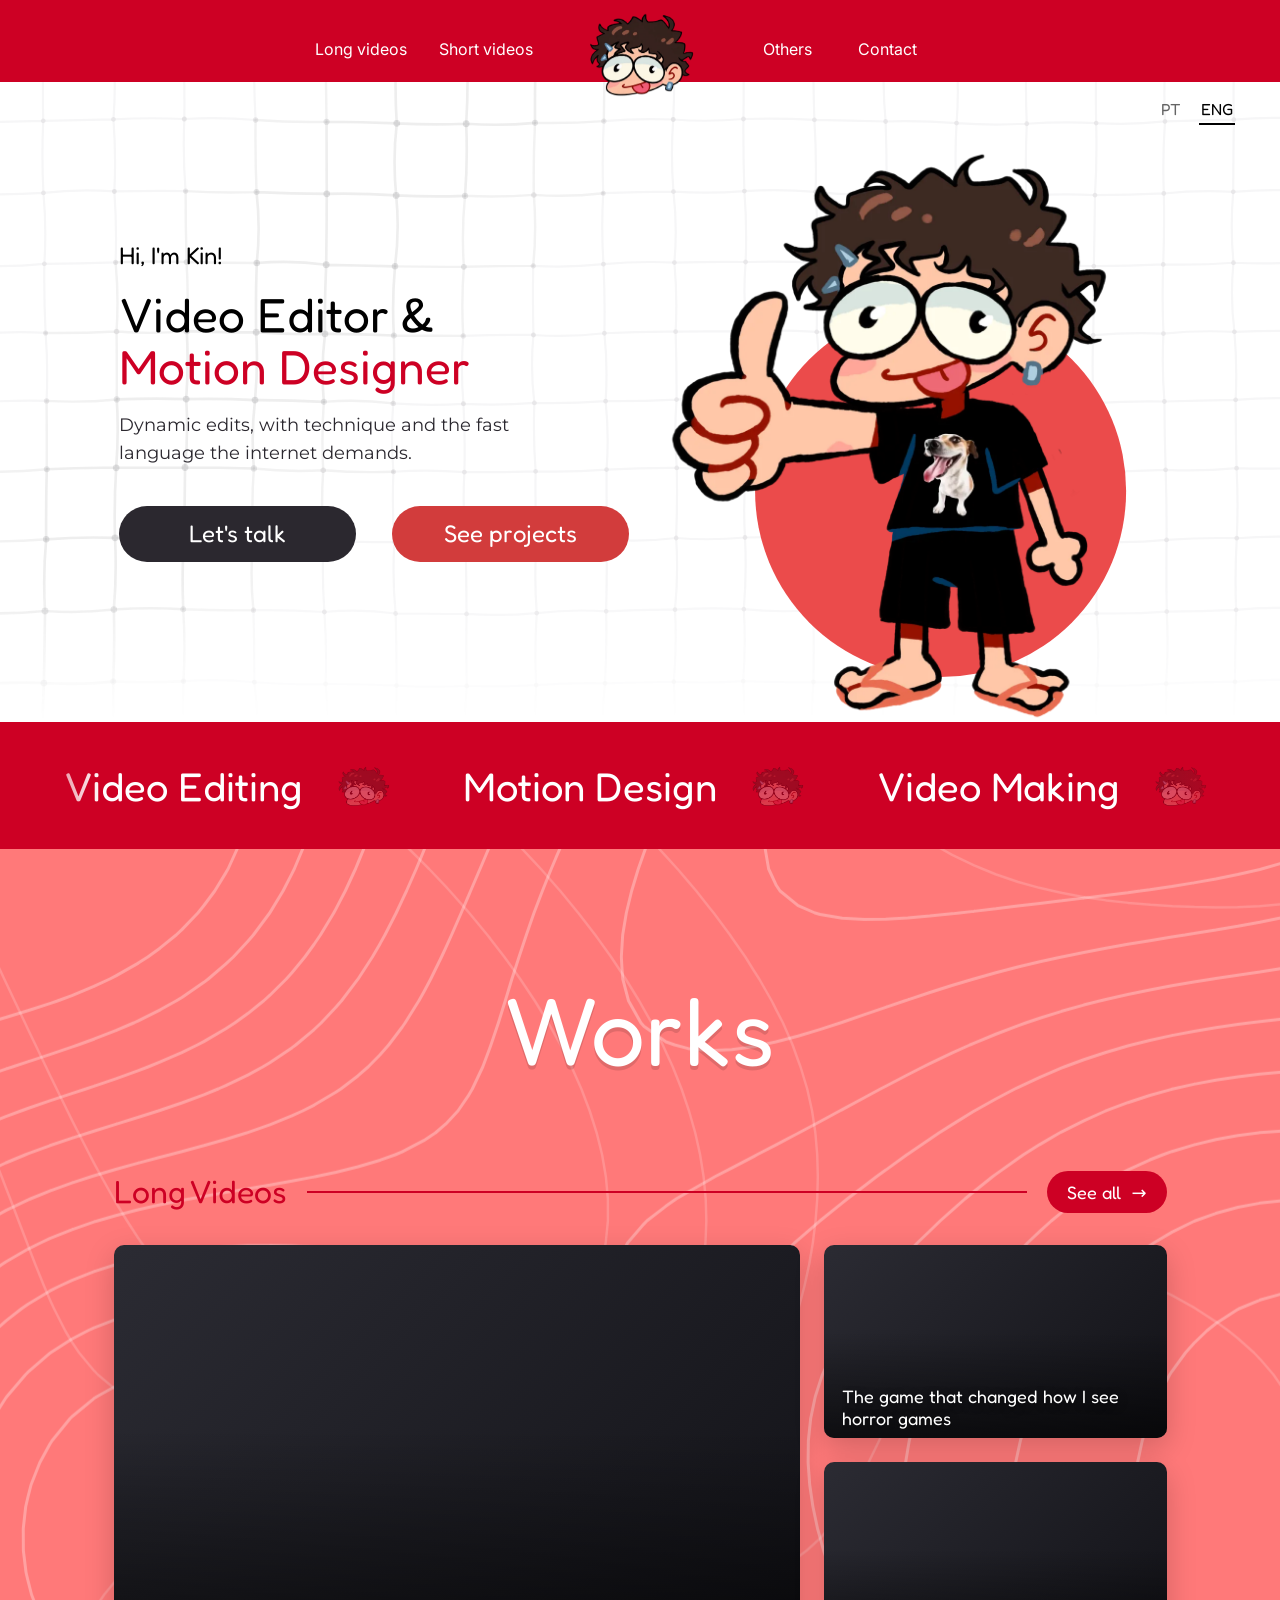
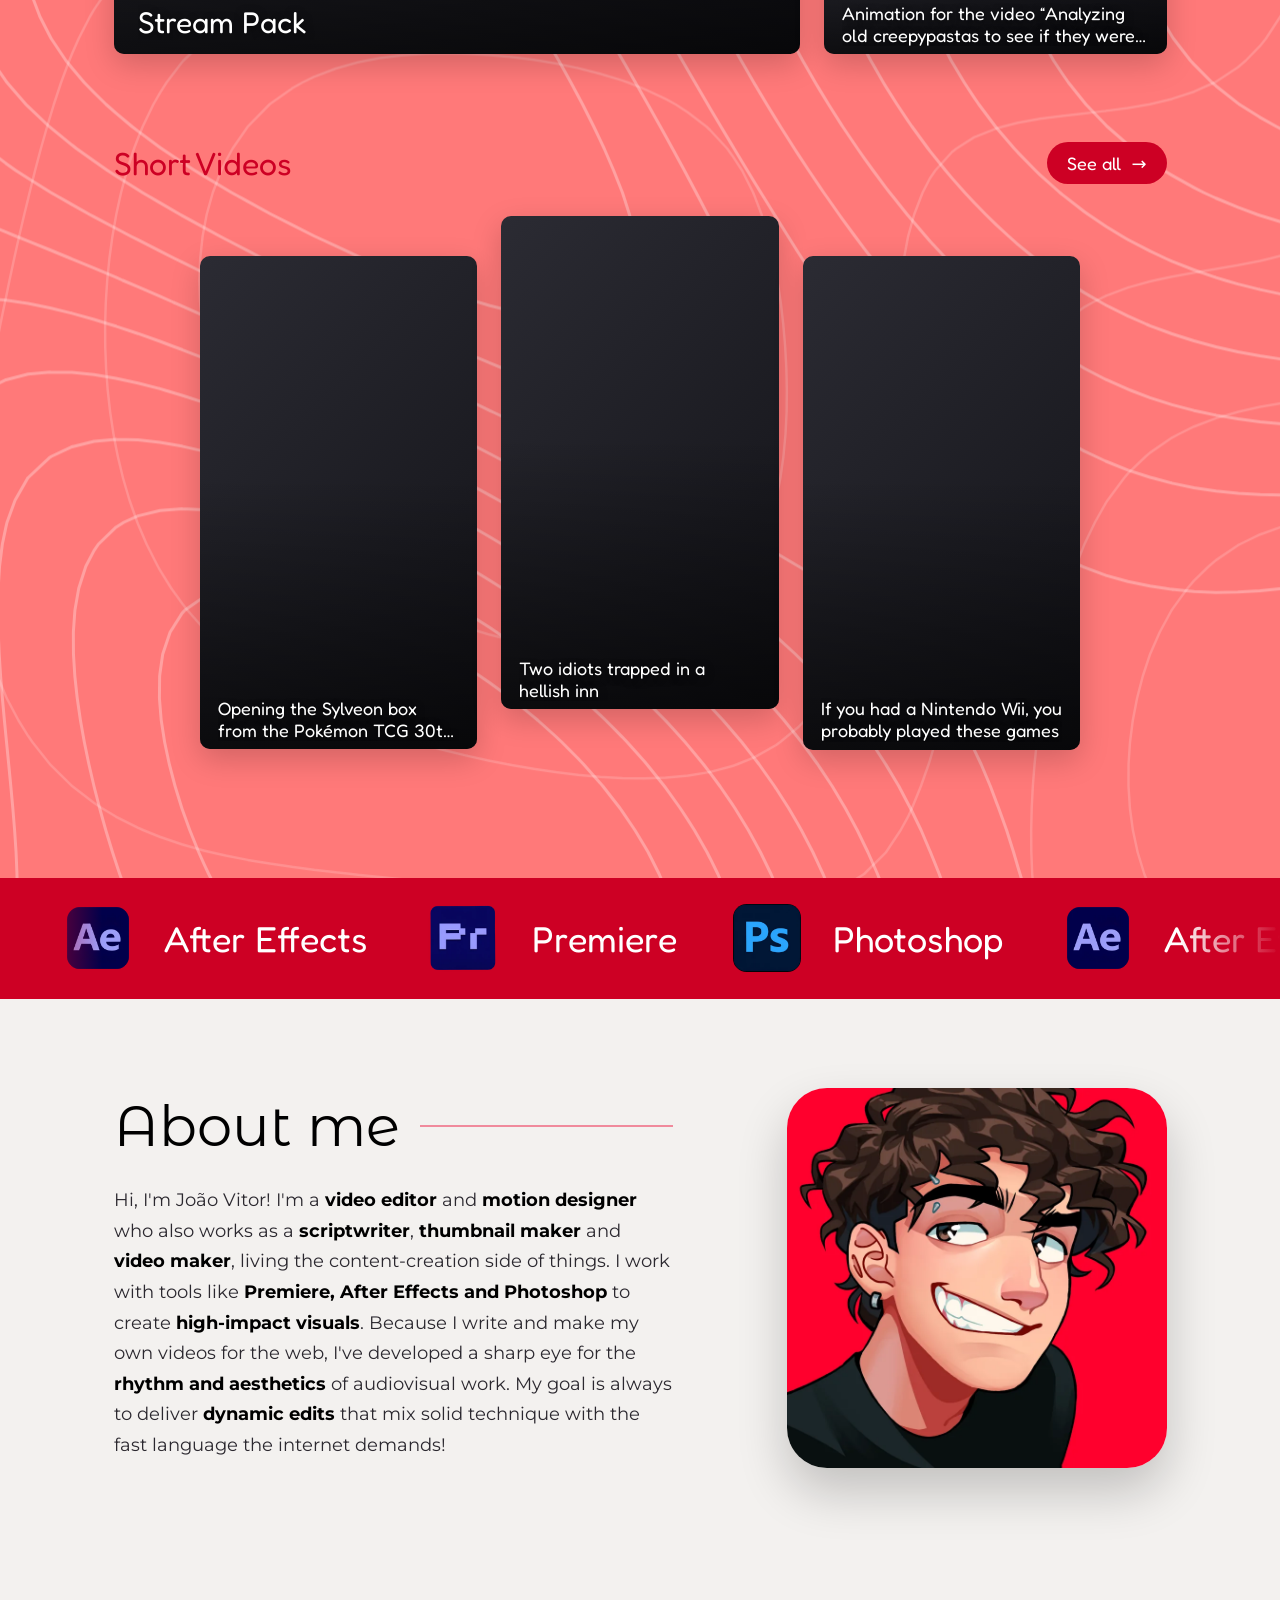
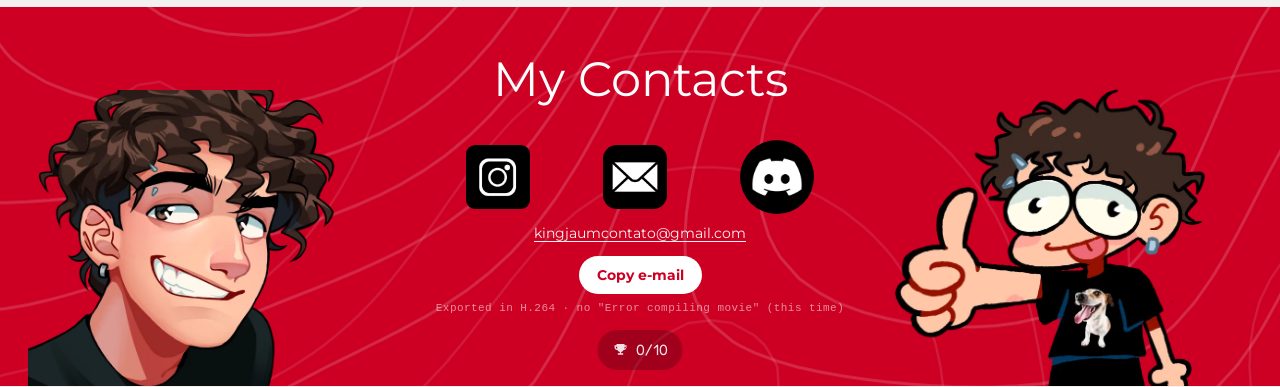
<file: index.html>
<!doctype html>
<html lang="pt-BR">
<head>
<meta charset="utf-8">
<meta name="viewport" content="width=device-width, initial-scale=1, viewport-fit=cover">
<title>João Vitor — Editor de vídeo e Motion Designer</title>
<meta name="description" content="Portfólio de João Vitor: edição de vídeo, motion design e video making.">
<meta name="theme-color" content="#cd0024">
<link rel="icon" href="assets/favicon.ico" sizes="any">
<link rel="icon" type="image/png" sizes="32x32" href="assets/favicon-32.png">
<link rel="apple-touch-icon" href="assets/apple-touch-icon.png">
<link rel="canonical" href="https://kingjuaum.github.io/Kin-Portfolio/">
<meta property="og:type" content="website">
<meta property="og:site_name" content="João Vitor — Portfólio">
<meta property="og:locale" content="pt_BR">
<meta property="og:title" content="João Vitor — Editor de vídeo e Motion Designer">
<meta property="og:description" content="Edições dinâmicas, com técnica e a linguagem rápida que a internet exige. Edição de vídeo, motion design, roteiro e thumbnails.">
<meta property="og:url" content="https://kingjuaum.github.io/Kin-Portfolio/">
<meta property="og:image" content="https://kingjuaum.github.io/Kin-Portfolio/assets/og-image.jpg">
<meta property="og:image:width" content="1200">
<meta property="og:image:height" content="630">
<meta property="og:image:alt" content="Kin, o mascote do João Vitor, fazendo joinha ao lado do nome e da função: editor de vídeo e motion designer">
<meta name="twitter:card" content="summary_large_image">
<meta name="twitter:title" content="João Vitor — Editor de vídeo e Motion Designer">
<meta name="twitter:description" content="Edições dinâmicas, com técnica e a linguagem rápida que a internet exige. Edição de vídeo, motion design, roteiro e thumbnails.">
<meta name="twitter:image" content="https://kingjuaum.github.io/Kin-Portfolio/assets/og-image.jpg">
<link rel="preconnect" href="https://i.ytimg.com">
<link rel="preload" as="image" href="assets/hero-mascot.webp" fetchpriority="high">
<script>document.documentElement.classList.add('js')</script>
<link rel="preconnect" href="https://fonts.googleapis.com">
<link rel="preconnect" href="https://fonts.gstatic.com" crossorigin>
<link href="https://fonts.googleapis.com/css2?family=Fredoka:wght@500&family=Inter:wght@400&family=Montserrat:wght@400;700&family=Montserrat+Alternates:wght@400&display=swap" rel="stylesheet">
<link rel="stylesheet" href="style.css?v=3"><link rel="stylesheet" href="nav.css?v=3">
</head>
<body>
<a class="skip-link" href="#conteudo" data-i18n="skip">Pular para o conteúdo</a>
<header class="site-header"><div class="wrap">
  <a class="logo" href="index.html" aria-label="Página inicial"><img src="assets/logo-kin.webp" alt="Kin"></a>
  <button class="menu-toggle" aria-label="Abrir menu" aria-expanded="false" aria-controls="nav-panel"><span></span><span></span><span></span></button>
  <div class="nav-panel" id="nav-panel">
    <nav class="nav-left" aria-label="Principal"><a href="longos.html" data-i18n="nav_long">Vídeos longos</a><a href="curtos.html" data-i18n="nav_short">Vídeos curtos</a></nav>
    <nav class="nav-right" aria-label="Secundário"><a href="outros.html" data-i18n="nav_other">Outros</a><a href="#contatos" data-i18n="nav_contact">Contatos</a></nav>
  </div>
</div><div class="progress" aria-hidden="true"></div></header>
<div id="conteudo" role="main" tabindex="-1">
<section class="home-hero" aria-label="Apresentação"><div class="wrap"><div class="stage">
  <div class="hero-figure">
    <span class="disc reveal-zoom" aria-hidden="true"></span>
    <img class="hero-mascot reveal-zoom" data-delay="0.15" fetchpriority="high" src="assets/hero-mascot.webp" alt="Kin, mascote do João Vitor">
  </div>
  <div class="hero-copy">
    <h1 class="reveal" data-delay="0.1" data-i18n="hero_hi">Olá, eu sou o Kin!</h1>
    <p class="hero-title reveal" data-delay="0.2"><span data-i18n="hero_t1">Editor de vídeo &amp;</span><span class="accent" data-i18n="hero_t2">Motion Designer</span></p>
    <p class="hero-sub reveal" data-delay="0.3" data-i18n="hero_sub">Edições dinâmicas, com técnica e a linguagem rápida que a internet exige.</p>
    <div class="btn-row">
      <a class="btn talk reveal" data-delay="0.4" href="#contatos" data-i18n="btn_talk">Vamos Conversar</a>
      <a class="btn projects reveal" data-delay="0.5" href="#trabalhos" data-i18n="btn_projects">Ver Projetos</a>
    </div>
  </div>
  <div class="lang" role="group" aria-label="Idioma"><button data-lang="pt" aria-pressed="true">PT</button><button data-lang="en" aria-pressed="false">ENG</button></div>
</div></div></section>
<div class="services big"><div class="marquee-track"><div class="marquee-item"><span data-i18n="svc_edit">Edição de Vídeo</span><img class="faded" decoding="async" src="assets/kin-face-sm.webp" alt=""></div><div class="marquee-item"><span data-i18n="svc_motion">Motion Design</span><img class="faded" decoding="async" src="assets/kin-face-sm.webp" alt=""></div><div class="marquee-item"><span data-i18n="svc_film">Video Making</span><img class="faded" decoding="async" src="assets/kin-face-sm.webp" alt=""></div><div class="marquee-item"><span data-i18n="svc_edit">Edição de Vídeo</span><img class="faded" decoding="async" src="assets/kin-face-sm.webp" alt=""></div><div class="marquee-item"><span data-i18n="svc_motion">Motion Design</span><img class="faded" decoding="async" src="assets/kin-face-sm.webp" alt=""></div><div class="marquee-item"><span data-i18n="svc_film">Video Making</span><img class="faded" decoding="async" src="assets/kin-face-sm.webp" alt=""></div><div class="marquee-item"><span data-i18n="svc_edit">Edição de Vídeo</span><img class="faded" decoding="async" src="assets/kin-face-sm.webp" alt=""></div><div class="marquee-item"><span data-i18n="svc_motion">Motion Design</span><img class="faded" decoding="async" src="assets/kin-face-sm.webp" alt=""></div><div class="marquee-item"><span data-i18n="svc_film">Video Making</span><img class="faded" decoding="async" src="assets/kin-face-sm.webp" alt=""></div><span style="display:contents" aria-hidden="true"><div class="marquee-item"><span data-i18n="svc_edit">Edição de Vídeo</span><img class="faded" decoding="async" src="assets/kin-face-sm.webp" alt=""></div><div class="marquee-item"><span data-i18n="svc_motion">Motion Design</span><img class="faded" decoding="async" src="assets/kin-face-sm.webp" alt=""></div><div class="marquee-item"><span data-i18n="svc_film">Video Making</span><img class="faded" decoding="async" src="assets/kin-face-sm.webp" alt=""></div><div class="marquee-item"><span data-i18n="svc_edit">Edição de Vídeo</span><img class="faded" decoding="async" src="assets/kin-face-sm.webp" alt=""></div><div class="marquee-item"><span data-i18n="svc_motion">Motion Design</span><img class="faded" decoding="async" src="assets/kin-face-sm.webp" alt=""></div><div class="marquee-item"><span data-i18n="svc_film">Video Making</span><img class="faded" decoding="async" src="assets/kin-face-sm.webp" alt=""></div><div class="marquee-item"><span data-i18n="svc_edit">Edição de Vídeo</span><img class="faded" decoding="async" src="assets/kin-face-sm.webp" alt=""></div><div class="marquee-item"><span data-i18n="svc_motion">Motion Design</span><img class="faded" decoding="async" src="assets/kin-face-sm.webp" alt=""></div><div class="marquee-item"><span data-i18n="svc_film">Video Making</span><img class="faded" decoding="async" src="assets/kin-face-sm.webp" alt=""></div></span></div></div>
<section class="works" id="trabalhos"><div class="wrap works-inner">
  <div class="works-head reveal"><div class="works-title"><h2 data-i18n="works">Trabalhos</h2></div></div>
  <div class="block-head reveal"><h3 data-i18n="long_label">Vídeos Longos</h3><span class="rule reveal-line"></span><a class="see-all" href="longos.html"><span data-i18n="see_all">Ver todos</span><i aria-hidden="true">→</i></a></div>
  <div class="feature-grid" data-stagger><button class="video-card reveal" data-group="home-longos" data-index="1"><span class="play" aria-hidden="true"></span></button><button class="video-card reveal" data-group="home-longos" data-index="0"><span class="play" aria-hidden="true"></span></button><button class="video-card reveal" data-group="home-longos" data-index="2"><span class="play" aria-hidden="true"></span></button></div>
  <div class="block-head reveal"><h3 data-i18n="short_label">Vídeos Curtos</h3><span class="rule reveal-line"></span><a class="see-all" href="curtos.html"><span data-i18n="see_all">Ver todos</span><i aria-hidden="true">→</i></a></div>
  <div class="trio" data-stagger><button class="video-card reveal" data-group="home-curtos" data-index="0"><span class="play" aria-hidden="true"></span></button><button class="video-card reveal" data-group="home-curtos" data-index="1"><span class="play" aria-hidden="true"></span></button><button class="video-card reveal" data-group="home-curtos" data-index="2"><span class="play" aria-hidden="true"></span></button></div>
</div></section>
<div class="tools"><div class="marquee-track"><div class="marquee-item"><img loading="lazy" decoding="async" class="tool-icon" src="assets/ae-icon.webp" alt=""><span>After Effects</span></div><div class="marquee-item"><img loading="lazy" decoding="async" class="tool-icon" src="assets/premiere-icon.webp" alt=""><span>Premiere</span></div><div class="marquee-item"><img loading="lazy" decoding="async" class="tool-icon" src="assets/photoshop-icon.webp" alt=""><span>Photoshop</span></div><div class="marquee-item"><img loading="lazy" decoding="async" class="tool-icon" src="assets/ae-icon.webp" alt=""><span>After Effects</span></div><div class="marquee-item"><img loading="lazy" decoding="async" class="tool-icon" src="assets/premiere-icon.webp" alt=""><span>Premiere</span></div><div class="marquee-item"><img loading="lazy" decoding="async" class="tool-icon" src="assets/photoshop-icon.webp" alt=""><span>Photoshop</span></div><div class="marquee-item"><img loading="lazy" decoding="async" class="tool-icon" src="assets/ae-icon.webp" alt=""><span>After Effects</span></div><div class="marquee-item"><img loading="lazy" decoding="async" class="tool-icon" src="assets/premiere-icon.webp" alt=""><span>Premiere</span></div><div class="marquee-item"><img loading="lazy" decoding="async" class="tool-icon" src="assets/photoshop-icon.webp" alt=""><span>Photoshop</span></div><span style="display:contents" aria-hidden="true"><div class="marquee-item"><img loading="lazy" decoding="async" class="tool-icon" src="assets/ae-icon.webp" alt=""><span>After Effects</span></div><div class="marquee-item"><img loading="lazy" decoding="async" class="tool-icon" src="assets/premiere-icon.webp" alt=""><span>Premiere</span></div><div class="marquee-item"><img loading="lazy" decoding="async" class="tool-icon" src="assets/photoshop-icon.webp" alt=""><span>Photoshop</span></div><div class="marquee-item"><img loading="lazy" decoding="async" class="tool-icon" src="assets/ae-icon.webp" alt=""><span>After Effects</span></div><div class="marquee-item"><img loading="lazy" decoding="async" class="tool-icon" src="assets/premiere-icon.webp" alt=""><span>Premiere</span></div><div class="marquee-item"><img loading="lazy" decoding="async" class="tool-icon" src="assets/photoshop-icon.webp" alt=""><span>Photoshop</span></div><div class="marquee-item"><img loading="lazy" decoding="async" class="tool-icon" src="assets/ae-icon.webp" alt=""><span>After Effects</span></div><div class="marquee-item"><img loading="lazy" decoding="async" class="tool-icon" src="assets/premiere-icon.webp" alt=""><span>Premiere</span></div><div class="marquee-item"><img loading="lazy" decoding="async" class="tool-icon" src="assets/photoshop-icon.webp" alt=""><span>Photoshop</span></div></span></div></div>
<section class="about" id="sobre"><div class="wrap about-inner">
  <div class="about-text">
    <div class="about-head reveal"><h2 data-i18n="about">Sobre mim</h2><span class="rule reveal-line"></span></div>
    <p class="reveal" data-delay="0.15" data-i18n="about_text" data-html>Olá, sou o João Vitor! Sou um <strong>editor de vídeo</strong> e <strong>motion designer</strong> que também atua como <strong>roteirista</strong>, <strong>thumbmaker</strong> e <strong>video maker</strong>, vivendo o lado da criação de conteúdo. Domino ferramentas como <strong>Premiere, After Effects e Photoshop</strong> para criar <strong>visuais de alto impacto</strong>. Pela minha vivência criando meus próprios roteiros e vídeos para a web, desenvolvi um olhar apurado para o <strong>ritmo e a estética</strong> do audiovisual. Meu objetivo é sempre entregar <strong>edições dinâmicas</strong>, que misturem boa técnica com a linguagem rápida que a internet exige!</p>
  </div>
  <img loading="lazy" decoding="async" class="portrait reveal-zoom" data-delay="0.1" src="assets/portrait.webp" alt="João Vitor">
</div></section>
</div>
<footer class="site-footer" id="contatos"><div class="wrap">
  <img loading="lazy" decoding="async" class="footer-mascot left" src="assets/footer-left.webp" alt="">
  <img loading="lazy" decoding="async" class="footer-mascot right" src="assets/footer-right.webp" alt="">
  <div class="footer-inner">
    <h2 data-i18n="contacts">Meus Contatos</h2>
    <div class="contact-icons">
      <a class="ig" href="https://www.instagram.com/kingola.mp4/" target="_blank" rel="noopener" aria-label="Instagram"><img loading="lazy" decoding="async" src="assets/instagram.webp" alt="Instagram"></a>
      <a class="mail" href="mailto:kingjaumcontato@gmail.com" aria-label="E-mail"><img loading="lazy" decoding="async" src="assets/mail.webp" alt="E-mail"></a>
      <a class="dc" href="https://discord.com/users/389552199773978624" target="_blank" rel="noopener" aria-label="Discord"><img loading="lazy" decoding="async" src="assets/discord.webp" alt="Discord"></a>
    </div>
    <p class="footer-mail"><a href="mailto:kingjaumcontato@gmail.com">kingjaumcontato@gmail.com</a></p>
  </div>
</div></footer>
<script src="script.js?v=3"></script><script src="nav.js?v=3"></script>
</body>
</html>
</file>
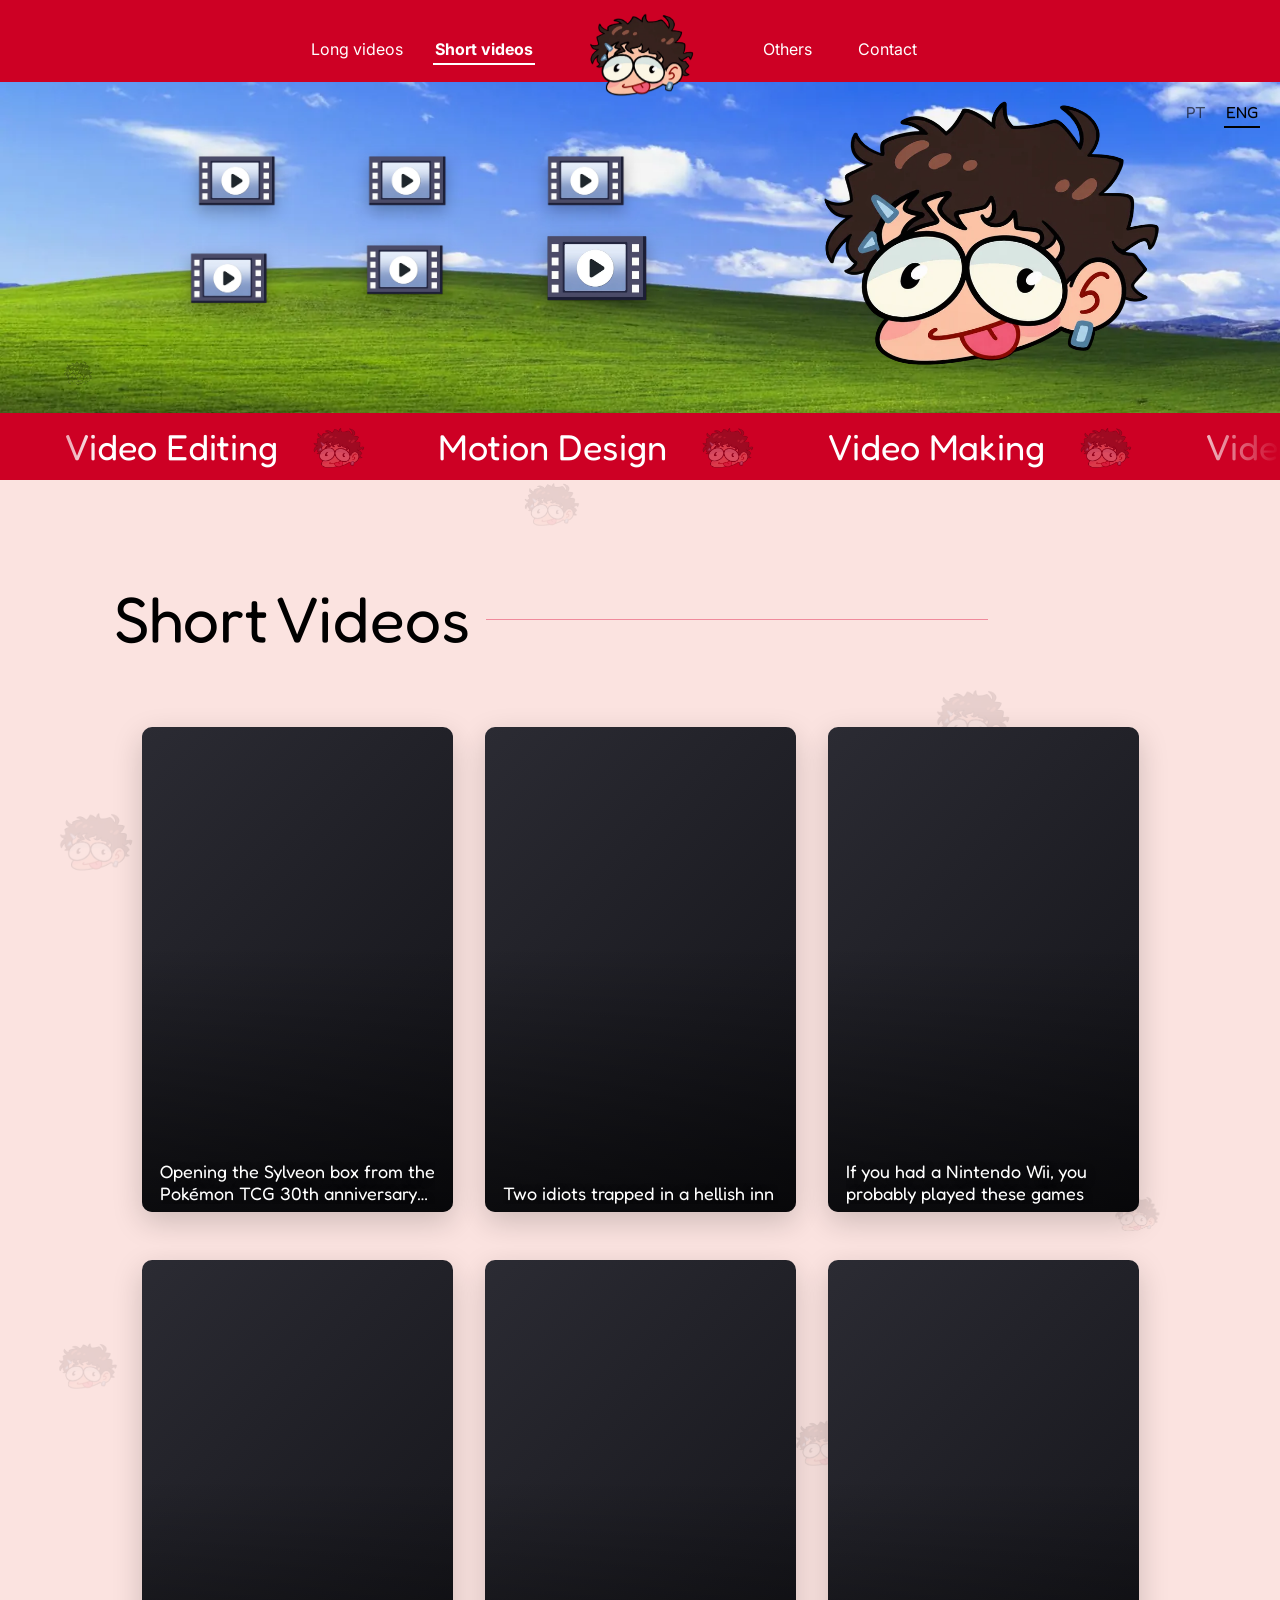
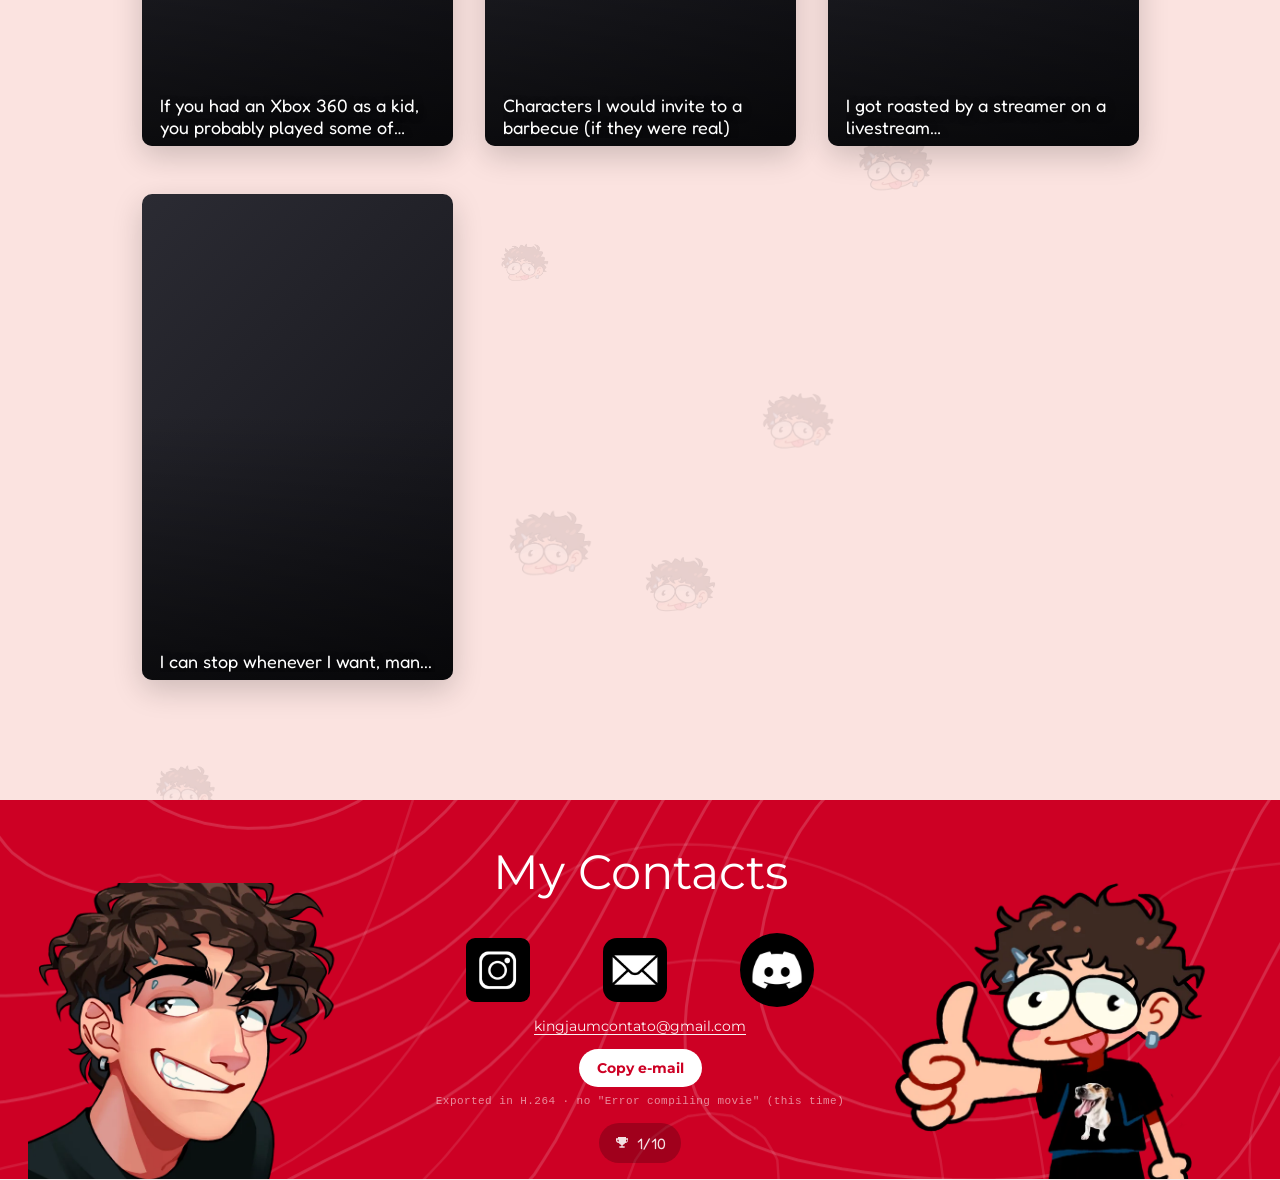
<file: curtos.html>
<!doctype html>
<html lang="pt-BR">
<head>
<meta charset="utf-8">
<meta name="viewport" content="width=device-width, initial-scale=1, viewport-fit=cover">
<title>Vídeos curtos — João Vitor</title>
<meta name="description" content="Portfólio de João Vitor: edição de vídeo, motion design e video making.">
<meta name="theme-color" content="#cd0024">
<link rel="icon" href="assets/favicon.ico" sizes="any">
<link rel="icon" type="image/png" sizes="32x32" href="assets/favicon-32.png">
<link rel="apple-touch-icon" href="assets/apple-touch-icon.png">
<link rel="canonical" href="https://kingjuaum.github.io/Kin-Portfolio/curtos.html">
<meta property="og:type" content="website">
<meta property="og:site_name" content="João Vitor — Portfólio">
<meta property="og:locale" content="pt_BR">
<meta property="og:title" content="Vídeos curtos — João Vitor">
<meta property="og:description" content="Edições dinâmicas, com técnica e a linguagem rápida que a internet exige. Edição de vídeo, motion design, roteiro e thumbnails.">
<meta property="og:url" content="https://kingjuaum.github.io/Kin-Portfolio/curtos.html">
<meta property="og:image" content="https://kingjuaum.github.io/Kin-Portfolio/assets/og-image.jpg">
<meta property="og:image:width" content="1200">
<meta property="og:image:height" content="630">
<meta property="og:image:alt" content="Kin, o mascote do João Vitor, fazendo joinha ao lado do nome e da função: editor de vídeo e motion designer">
<meta name="twitter:card" content="summary_large_image">
<meta name="twitter:title" content="Vídeos curtos — João Vitor">
<meta name="twitter:description" content="Edições dinâmicas, com técnica e a linguagem rápida que a internet exige. Edição de vídeo, motion design, roteiro e thumbnails.">
<meta name="twitter:image" content="https://kingjuaum.github.io/Kin-Portfolio/assets/og-image.jpg">
<link rel="preconnect" href="https://i.ytimg.com">
<script>document.documentElement.classList.add('js')</script>
<link rel="preconnect" href="https://fonts.googleapis.com">
<link rel="preconnect" href="https://fonts.gstatic.com" crossorigin>
<link href="https://fonts.googleapis.com/css2?family=Fredoka:wght@500&family=Inter:wght@400&family=Montserrat:wght@400;700&family=Montserrat+Alternates:wght@400&display=swap" rel="stylesheet">
<link rel="stylesheet" href="style.css?v=3"><link rel="stylesheet" href="nav.css?v=3">
</head>
<body>
<a class="skip-link" href="#conteudo" data-i18n="skip">Pular para o conteúdo</a>
<header class="site-header"><div class="wrap">
  <a class="logo" href="index.html" aria-label="Página inicial"><img src="assets/logo-kin.webp" alt="Kin"></a>
  <button class="menu-toggle" aria-label="Abrir menu" aria-expanded="false" aria-controls="nav-panel"><span></span><span></span><span></span></button>
  <div class="nav-panel" id="nav-panel">
    <nav class="nav-left" aria-label="Principal"><a href="longos.html" data-i18n="nav_long">Vídeos longos</a><a href="curtos.html" data-i18n="nav_short" aria-current="page">Vídeos curtos</a></nav>
    <nav class="nav-right" aria-label="Secundário"><a href="outros.html" data-i18n="nav_other">Outros</a><a href="#contatos" data-i18n="nav_contact">Contatos</a></nav>
  </div>
</div><div class="progress" aria-hidden="true"></div></header>
<section class="hero" aria-label="Destaques">
  <div class="lang" role="group" aria-label="Idioma"><button data-lang="pt" aria-pressed="true">PT</button><button data-lang="en" aria-pressed="false">ENG</button></div>
  <button class="hero-icon reveal-zoom" data-delay="0.3" style="left:14.69%;top:18.93%;width:7.59%;height:21.14%;--d:0.0s" data-group="curtos" data-index="0" aria-label="Abrir vídeo 1"><span class="spinner"><img src="assets/video-icon.webp" alt=""></span></button>
  <button class="hero-icon reveal-zoom" data-delay="0.38" style="left:28.00%;top:18.93%;width:7.59%;height:21.14%;--d:0.45s" data-group="curtos" data-index="1" aria-label="Abrir vídeo 2"><span class="spinner"><img src="assets/video-icon.webp" alt=""></span></button>
  <button class="hero-icon reveal-zoom" data-delay="0.46" style="left:41.96%;top:18.93%;width:7.59%;height:21.14%;--d:0.9s" data-group="curtos" data-index="2" aria-label="Abrir vídeo 3"><span class="spinner"><img src="assets/video-icon.webp" alt=""></span></button>
  <button class="hero-icon reveal-zoom" data-delay="0.54" style="left:14.04%;top:48.26%;width:7.59%;height:21.14%;--d:1.35s" data-group="curtos" data-index="3" aria-label="Abrir vídeo 4"><span class="spinner"><img src="assets/video-icon.webp" alt=""></span></button>
  <button class="hero-icon reveal-zoom" data-delay="0.62" style="left:27.84%;top:45.74%;width:7.59%;height:21.14%;--d:1.8s" data-group="curtos" data-index="4" aria-label="Abrir vídeo 5"><span class="spinner"><img src="assets/video-icon.webp" alt=""></span></button>
  <button class="hero-icon reveal-zoom" data-delay="0.7" style="left:41.63%;top:41.96%;width:9.96%;height:27.44%;--d:2.25s" data-group="curtos" data-index="5" aria-label="Abrir vídeo 6"><span class="spinner"><img src="assets/video-icon.webp" alt=""></span></button>
  <img class="hero-mascot reveal-zoom" data-delay="0.15" src="assets/kin-face.webp" alt="" style="left:62.61%;top:0.00%;width:28.98%">
<a class="pixel-kin" href="404.html" tabindex="-1" aria-hidden="true" style="left:4.5%;bottom:6%"><img src="assets/pixel-kin.png" alt=""></a>
</section>
<div class="services"><div class="marquee-track"><div class="marquee-item"><span data-i18n="svc_edit">Edição de Vídeo</span><img class="faded" decoding="async" src="assets/kin-face-sm.webp" alt=""></div><div class="marquee-item"><span data-i18n="svc_motion">Motion Design</span><img class="faded" decoding="async" src="assets/kin-face-sm.webp" alt=""></div><div class="marquee-item"><span data-i18n="svc_film">Video Making</span><img class="faded" decoding="async" src="assets/kin-face-sm.webp" alt=""></div><div class="marquee-item"><span data-i18n="svc_edit">Edição de Vídeo</span><img class="faded" decoding="async" src="assets/kin-face-sm.webp" alt=""></div><div class="marquee-item"><span data-i18n="svc_motion">Motion Design</span><img class="faded" decoding="async" src="assets/kin-face-sm.webp" alt=""></div><div class="marquee-item"><span data-i18n="svc_film">Video Making</span><img class="faded" decoding="async" src="assets/kin-face-sm.webp" alt=""></div><div class="marquee-item"><span data-i18n="svc_edit">Edição de Vídeo</span><img class="faded" decoding="async" src="assets/kin-face-sm.webp" alt=""></div><div class="marquee-item"><span data-i18n="svc_motion">Motion Design</span><img class="faded" decoding="async" src="assets/kin-face-sm.webp" alt=""></div><div class="marquee-item"><span data-i18n="svc_film">Video Making</span><img class="faded" decoding="async" src="assets/kin-face-sm.webp" alt=""></div><span style="display:contents" aria-hidden="true"><div class="marquee-item"><span data-i18n="svc_edit">Edição de Vídeo</span><img class="faded" decoding="async" src="assets/kin-face-sm.webp" alt=""></div><div class="marquee-item"><span data-i18n="svc_motion">Motion Design</span><img class="faded" decoding="async" src="assets/kin-face-sm.webp" alt=""></div><div class="marquee-item"><span data-i18n="svc_film">Video Making</span><img class="faded" decoding="async" src="assets/kin-face-sm.webp" alt=""></div><div class="marquee-item"><span data-i18n="svc_edit">Edição de Vídeo</span><img class="faded" decoding="async" src="assets/kin-face-sm.webp" alt=""></div><div class="marquee-item"><span data-i18n="svc_motion">Motion Design</span><img class="faded" decoding="async" src="assets/kin-face-sm.webp" alt=""></div><div class="marquee-item"><span data-i18n="svc_film">Video Making</span><img class="faded" decoding="async" src="assets/kin-face-sm.webp" alt=""></div><div class="marquee-item"><span data-i18n="svc_edit">Edição de Vídeo</span><img class="faded" decoding="async" src="assets/kin-face-sm.webp" alt=""></div><div class="marquee-item"><span data-i18n="svc_motion">Motion Design</span><img class="faded" decoding="async" src="assets/kin-face-sm.webp" alt=""></div><div class="marquee-item"><span data-i18n="svc_film">Video Making</span><img class="faded" decoding="async" src="assets/kin-face-sm.webp" alt=""></div></span></div></div>
<main id="conteudo" tabindex="-1"><div class="wrap">
  <div class="page-title reveal"><div class="title-wrap"><h1 data-i18n="title_short">Vídeos Curtos</h1></div><span class="rule reveal-line"></span></div>
  <div class="video-grid curtos" data-stagger><button class="video-card reveal" data-group="curtos" data-index="0"><span class="play" aria-hidden="true"></span></button><button class="video-card reveal" data-group="curtos" data-index="1"><span class="play" aria-hidden="true"></span></button><button class="video-card reveal" data-group="curtos" data-index="2"><span class="play" aria-hidden="true"></span></button><button class="video-card reveal" data-group="curtos" data-index="3"><span class="play" aria-hidden="true"></span></button><button class="video-card reveal" data-group="curtos" data-index="4"><span class="play" aria-hidden="true"></span></button><button class="video-card reveal" data-group="curtos" data-index="5"><span class="play" aria-hidden="true"></span></button><button class="video-card reveal" data-group="curtos" data-index="6"><span class="play" aria-hidden="true"></span></button></div>
</div></main>
<footer class="site-footer" id="contatos"><div class="wrap">
  <img loading="lazy" decoding="async" class="footer-mascot left" src="assets/footer-left.webp" alt="">
  <img loading="lazy" decoding="async" class="footer-mascot right" src="assets/footer-right.webp" alt="">
  <div class="footer-inner">
    <h2 data-i18n="contacts">Meus Contatos</h2>
    <div class="contact-icons">
      <a class="ig" href="https://www.instagram.com/kingola.mp4/" target="_blank" rel="noopener" aria-label="Instagram"><img loading="lazy" decoding="async" src="assets/instagram.webp" alt="Instagram"></a>
      <a class="mail" href="mailto:kingjaumcontato@gmail.com" aria-label="E-mail"><img loading="lazy" decoding="async" src="assets/mail.webp" alt="E-mail"></a>
      <a class="dc" href="https://discord.com/users/389552199773978624" target="_blank" rel="noopener" aria-label="Discord"><img loading="lazy" decoding="async" src="assets/discord.webp" alt="Discord"></a>
    </div>
    <p class="footer-mail"><a href="mailto:kingjaumcontato@gmail.com">kingjaumcontato@gmail.com</a></p>
  </div>
</div></footer>
<script src="script.js?v=3"></script><script src="nav.js?v=3"></script>
</body>
</html>
</file>
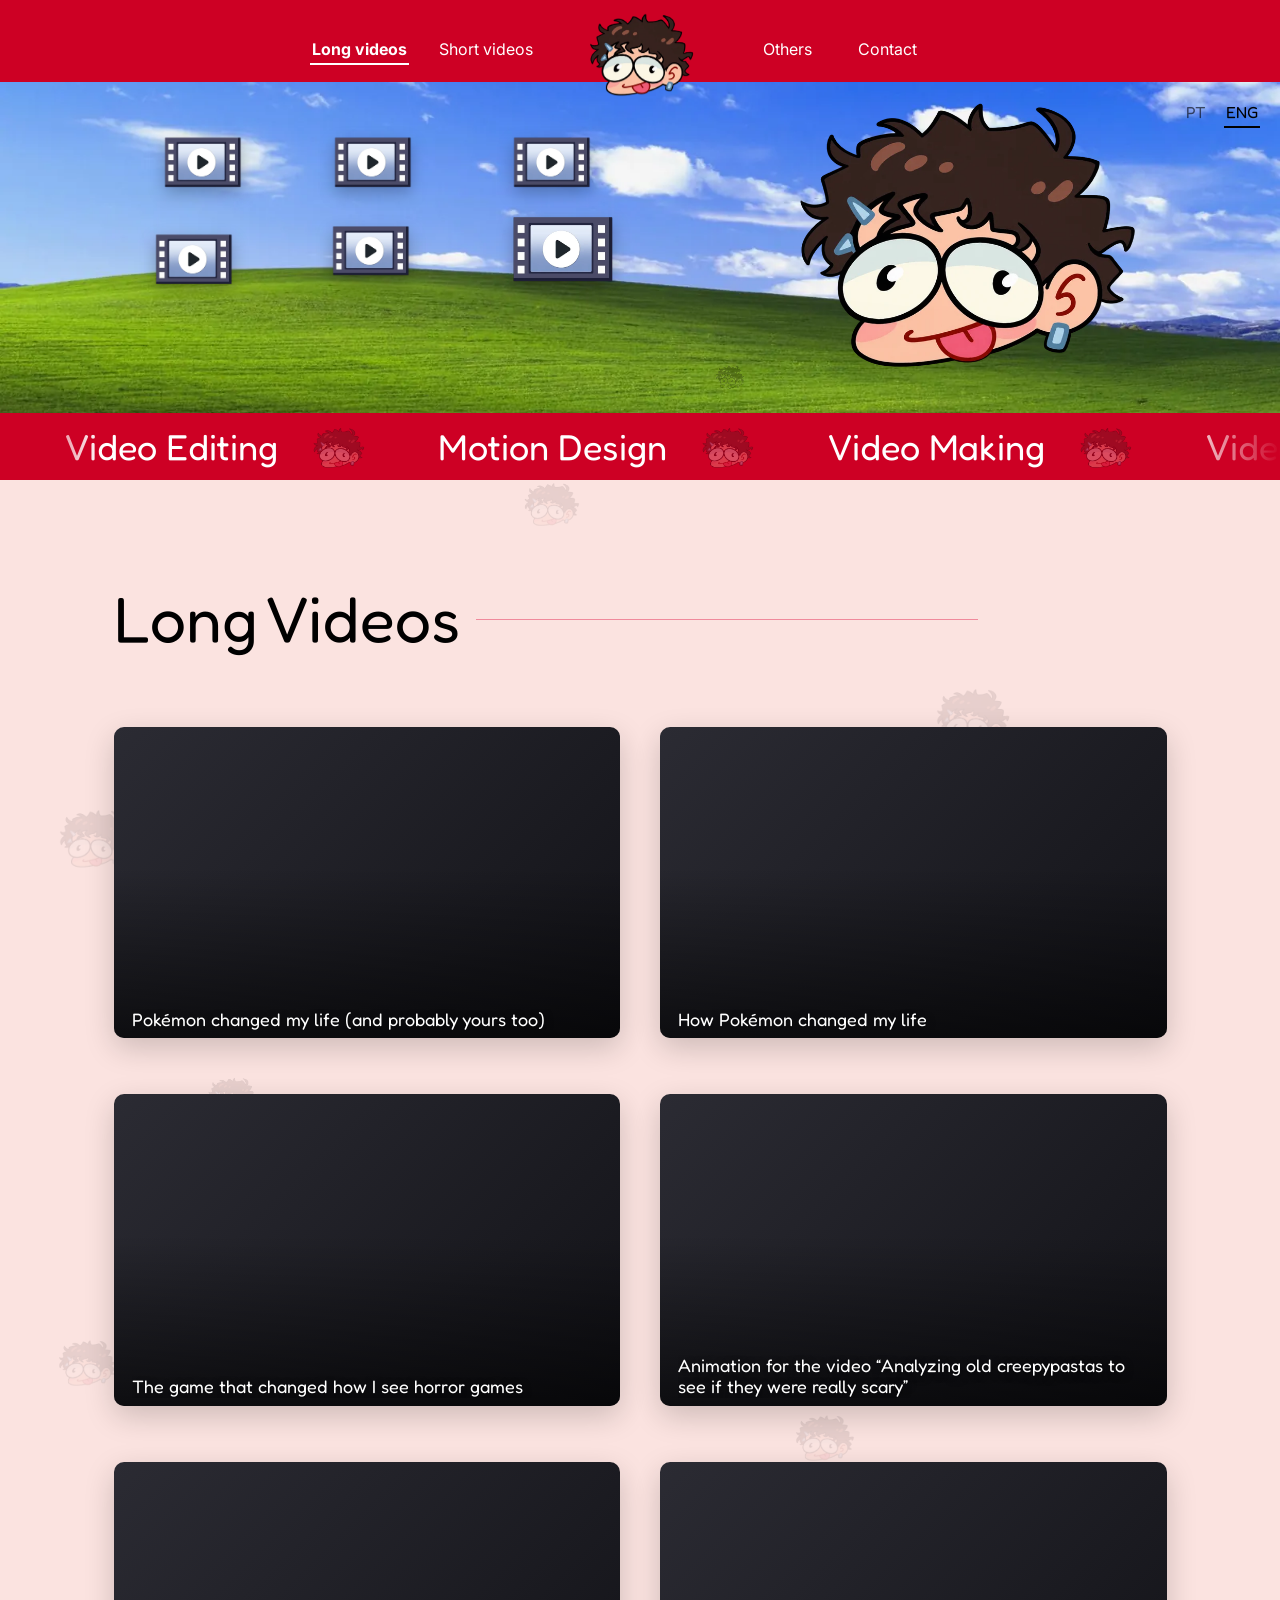
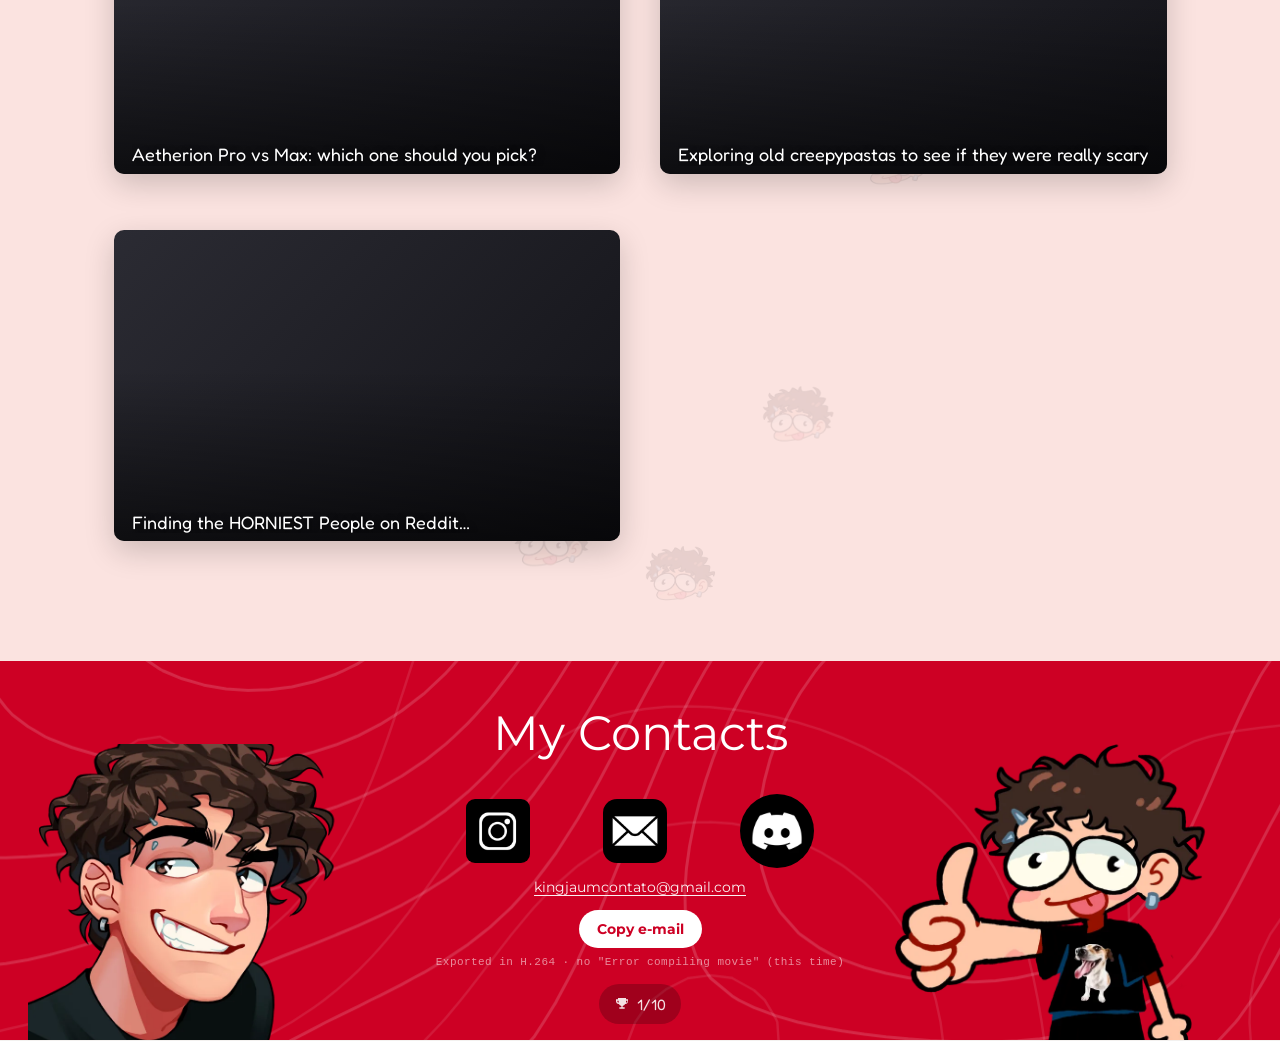
<file: longos.html>
<!doctype html>
<html lang="pt-BR">
<head>
<meta charset="utf-8">
<meta name="viewport" content="width=device-width, initial-scale=1, viewport-fit=cover">
<title>Vídeos longos — João Vitor</title>
<meta name="description" content="Portfólio de João Vitor: edição de vídeo, motion design e video making.">
<meta name="theme-color" content="#cd0024">
<link rel="icon" href="assets/favicon.ico" sizes="any">
<link rel="icon" type="image/png" sizes="32x32" href="assets/favicon-32.png">
<link rel="apple-touch-icon" href="assets/apple-touch-icon.png">
<link rel="canonical" href="https://kingjuaum.github.io/Kin-Portfolio/longos.html">
<meta property="og:type" content="website">
<meta property="og:site_name" content="João Vitor — Portfólio">
<meta property="og:locale" content="pt_BR">
<meta property="og:title" content="Vídeos longos — João Vitor">
<meta property="og:description" content="Edições dinâmicas, com técnica e a linguagem rápida que a internet exige. Edição de vídeo, motion design, roteiro e thumbnails.">
<meta property="og:url" content="https://kingjuaum.github.io/Kin-Portfolio/longos.html">
<meta property="og:image" content="https://kingjuaum.github.io/Kin-Portfolio/assets/og-image.jpg">
<meta property="og:image:width" content="1200">
<meta property="og:image:height" content="630">
<meta property="og:image:alt" content="Kin, o mascote do João Vitor, fazendo joinha ao lado do nome e da função: editor de vídeo e motion designer">
<meta name="twitter:card" content="summary_large_image">
<meta name="twitter:title" content="Vídeos longos — João Vitor">
<meta name="twitter:description" content="Edições dinâmicas, com técnica e a linguagem rápida que a internet exige. Edição de vídeo, motion design, roteiro e thumbnails.">
<meta name="twitter:image" content="https://kingjuaum.github.io/Kin-Portfolio/assets/og-image.jpg">
<link rel="preconnect" href="https://i.ytimg.com">
<script>document.documentElement.classList.add('js')</script>
<link rel="preconnect" href="https://fonts.googleapis.com">
<link rel="preconnect" href="https://fonts.gstatic.com" crossorigin>
<link href="https://fonts.googleapis.com/css2?family=Fredoka:wght@500&family=Inter:wght@400&family=Montserrat:wght@400;700&family=Montserrat+Alternates:wght@400&display=swap" rel="stylesheet">
<link rel="stylesheet" href="style.css?v=3"><link rel="stylesheet" href="nav.css?v=3">
</head>
<body>
<a class="skip-link" href="#conteudo" data-i18n="skip">Pular para o conteúdo</a>
<header class="site-header"><div class="wrap">
  <a class="logo" href="index.html" aria-label="Página inicial"><img src="assets/logo-kin.webp" alt="Kin"></a>
  <button class="menu-toggle" aria-label="Abrir menu" aria-expanded="false" aria-controls="nav-panel"><span></span><span></span><span></span></button>
  <div class="nav-panel" id="nav-panel">
    <nav class="nav-left" aria-label="Principal"><a href="longos.html" data-i18n="nav_long" aria-current="page">Vídeos longos</a><a href="curtos.html" data-i18n="nav_short">Vídeos curtos</a></nav>
    <nav class="nav-right" aria-label="Secundário"><a href="outros.html" data-i18n="nav_other">Outros</a><a href="#contatos" data-i18n="nav_contact">Contatos</a></nav>
  </div>
</div><div class="progress" aria-hidden="true"></div></header>
<section class="hero" aria-label="Destaques">
  <div class="lang" role="group" aria-label="Idioma"><button data-lang="pt" aria-pressed="true">PT</button><button data-lang="en" aria-pressed="false">ENG</button></div>
  <button class="hero-icon reveal-zoom" data-delay="0.3" style="left:12.00%;top:13.25%;width:7.59%;height:21.14%;--d:0.0s" data-group="longos" data-index="0" aria-label="Abrir vídeo 1"><span class="spinner"><img src="assets/video-icon.webp" alt=""></span></button>
  <button class="hero-icon reveal-zoom" data-delay="0.38" style="left:25.31%;top:13.25%;width:7.59%;height:21.14%;--d:0.45s" data-group="longos" data-index="1" aria-label="Abrir vídeo 2"><span class="spinner"><img src="assets/video-icon.webp" alt=""></span></button>
  <button class="hero-icon reveal-zoom" data-delay="0.46" style="left:39.27%;top:13.25%;width:7.59%;height:21.14%;--d:0.9s" data-group="longos" data-index="2" aria-label="Abrir vídeo 3"><span class="spinner"><img src="assets/video-icon.webp" alt=""></span></button>
  <button class="hero-icon reveal-zoom" data-delay="0.54" style="left:11.35%;top:42.59%;width:7.59%;height:21.14%;--d:1.35s" data-group="longos" data-index="3" aria-label="Abrir vídeo 4"><span class="spinner"><img src="assets/video-icon.webp" alt=""></span></button>
  <button class="hero-icon reveal-zoom" data-delay="0.62" style="left:25.14%;top:40.06%;width:7.59%;height:21.14%;--d:1.8s" data-group="longos" data-index="4" aria-label="Abrir vídeo 5"><span class="spinner"><img src="assets/video-icon.webp" alt=""></span></button>
  <button class="hero-icon reveal-zoom" data-delay="0.7" style="left:38.94%;top:36.28%;width:9.96%;height:27.44%;--d:2.25s" data-group="longos" data-index="5" aria-label="Abrir vídeo 6"><span class="spinner"><img src="assets/video-icon.webp" alt=""></span></button>
  <img class="hero-mascot reveal-zoom" data-delay="0.15" src="assets/kin-face.webp" alt="" style="left:60.73%;top:0.63%;width:28.98%">
<a class="pixel-kin" href="404.html" tabindex="-1" aria-hidden="true" style="left:55.5%;bottom:5%"><img src="assets/pixel-kin.png" alt=""></a>
</section>
<div class="services"><div class="marquee-track"><div class="marquee-item"><span data-i18n="svc_edit">Edição de Vídeo</span><img class="faded" decoding="async" src="assets/kin-face-sm.webp" alt=""></div><div class="marquee-item"><span data-i18n="svc_motion">Motion Design</span><img class="faded" decoding="async" src="assets/kin-face-sm.webp" alt=""></div><div class="marquee-item"><span data-i18n="svc_film">Video Making</span><img class="faded" decoding="async" src="assets/kin-face-sm.webp" alt=""></div><div class="marquee-item"><span data-i18n="svc_edit">Edição de Vídeo</span><img class="faded" decoding="async" src="assets/kin-face-sm.webp" alt=""></div><div class="marquee-item"><span data-i18n="svc_motion">Motion Design</span><img class="faded" decoding="async" src="assets/kin-face-sm.webp" alt=""></div><div class="marquee-item"><span data-i18n="svc_film">Video Making</span><img class="faded" decoding="async" src="assets/kin-face-sm.webp" alt=""></div><div class="marquee-item"><span data-i18n="svc_edit">Edição de Vídeo</span><img class="faded" decoding="async" src="assets/kin-face-sm.webp" alt=""></div><div class="marquee-item"><span data-i18n="svc_motion">Motion Design</span><img class="faded" decoding="async" src="assets/kin-face-sm.webp" alt=""></div><div class="marquee-item"><span data-i18n="svc_film">Video Making</span><img class="faded" decoding="async" src="assets/kin-face-sm.webp" alt=""></div><span style="display:contents" aria-hidden="true"><div class="marquee-item"><span data-i18n="svc_edit">Edição de Vídeo</span><img class="faded" decoding="async" src="assets/kin-face-sm.webp" alt=""></div><div class="marquee-item"><span data-i18n="svc_motion">Motion Design</span><img class="faded" decoding="async" src="assets/kin-face-sm.webp" alt=""></div><div class="marquee-item"><span data-i18n="svc_film">Video Making</span><img class="faded" decoding="async" src="assets/kin-face-sm.webp" alt=""></div><div class="marquee-item"><span data-i18n="svc_edit">Edição de Vídeo</span><img class="faded" decoding="async" src="assets/kin-face-sm.webp" alt=""></div><div class="marquee-item"><span data-i18n="svc_motion">Motion Design</span><img class="faded" decoding="async" src="assets/kin-face-sm.webp" alt=""></div><div class="marquee-item"><span data-i18n="svc_film">Video Making</span><img class="faded" decoding="async" src="assets/kin-face-sm.webp" alt=""></div><div class="marquee-item"><span data-i18n="svc_edit">Edição de Vídeo</span><img class="faded" decoding="async" src="assets/kin-face-sm.webp" alt=""></div><div class="marquee-item"><span data-i18n="svc_motion">Motion Design</span><img class="faded" decoding="async" src="assets/kin-face-sm.webp" alt=""></div><div class="marquee-item"><span data-i18n="svc_film">Video Making</span><img class="faded" decoding="async" src="assets/kin-face-sm.webp" alt=""></div></span></div></div>
<main id="conteudo" tabindex="-1"><div class="wrap">
  <div class="page-title reveal"><div class="title-wrap"><h1 data-i18n="title_long">Vídeos Longos</h1></div><span class="rule reveal-line"></span></div>
  <div class="video-grid longos" data-stagger><button class="video-card reveal" data-group="longos" data-index="0"><span class="play" aria-hidden="true"></span></button><button class="video-card reveal" data-group="longos" data-index="1"><span class="play" aria-hidden="true"></span></button><button class="video-card reveal" data-group="longos" data-index="2"><span class="play" aria-hidden="true"></span></button><button class="video-card reveal" data-group="longos" data-index="3"><span class="play" aria-hidden="true"></span></button><button class="video-card reveal" data-group="longos" data-index="4"><span class="play" aria-hidden="true"></span></button><button class="video-card reveal" data-group="longos" data-index="5"><span class="play" aria-hidden="true"></span></button><button class="video-card reveal" data-group="longos" data-index="6"><span class="play" aria-hidden="true"></span></button></div>
</div></main>
<footer class="site-footer" id="contatos"><div class="wrap">
  <img loading="lazy" decoding="async" class="footer-mascot left" src="assets/footer-left.webp" alt="">
  <img loading="lazy" decoding="async" class="footer-mascot right" src="assets/footer-right.webp" alt="">
  <div class="footer-inner">
    <h2 data-i18n="contacts">Meus Contatos</h2>
    <div class="contact-icons">
      <a class="ig" href="https://www.instagram.com/kingola.mp4/" target="_blank" rel="noopener" aria-label="Instagram"><img loading="lazy" decoding="async" src="assets/instagram.webp" alt="Instagram"></a>
      <a class="mail" href="mailto:kingjaumcontato@gmail.com" aria-label="E-mail"><img loading="lazy" decoding="async" src="assets/mail.webp" alt="E-mail"></a>
      <a class="dc" href="https://discord.com/users/389552199773978624" target="_blank" rel="noopener" aria-label="Discord"><img loading="lazy" decoding="async" src="assets/discord.webp" alt="Discord"></a>
    </div>
    <p class="footer-mail"><a href="mailto:kingjaumcontato@gmail.com">kingjaumcontato@gmail.com</a></p>
  </div>
</div></footer>
<script src="script.js?v=3"></script><script src="nav.js?v=3"></script>
</body>
</html>
</file>
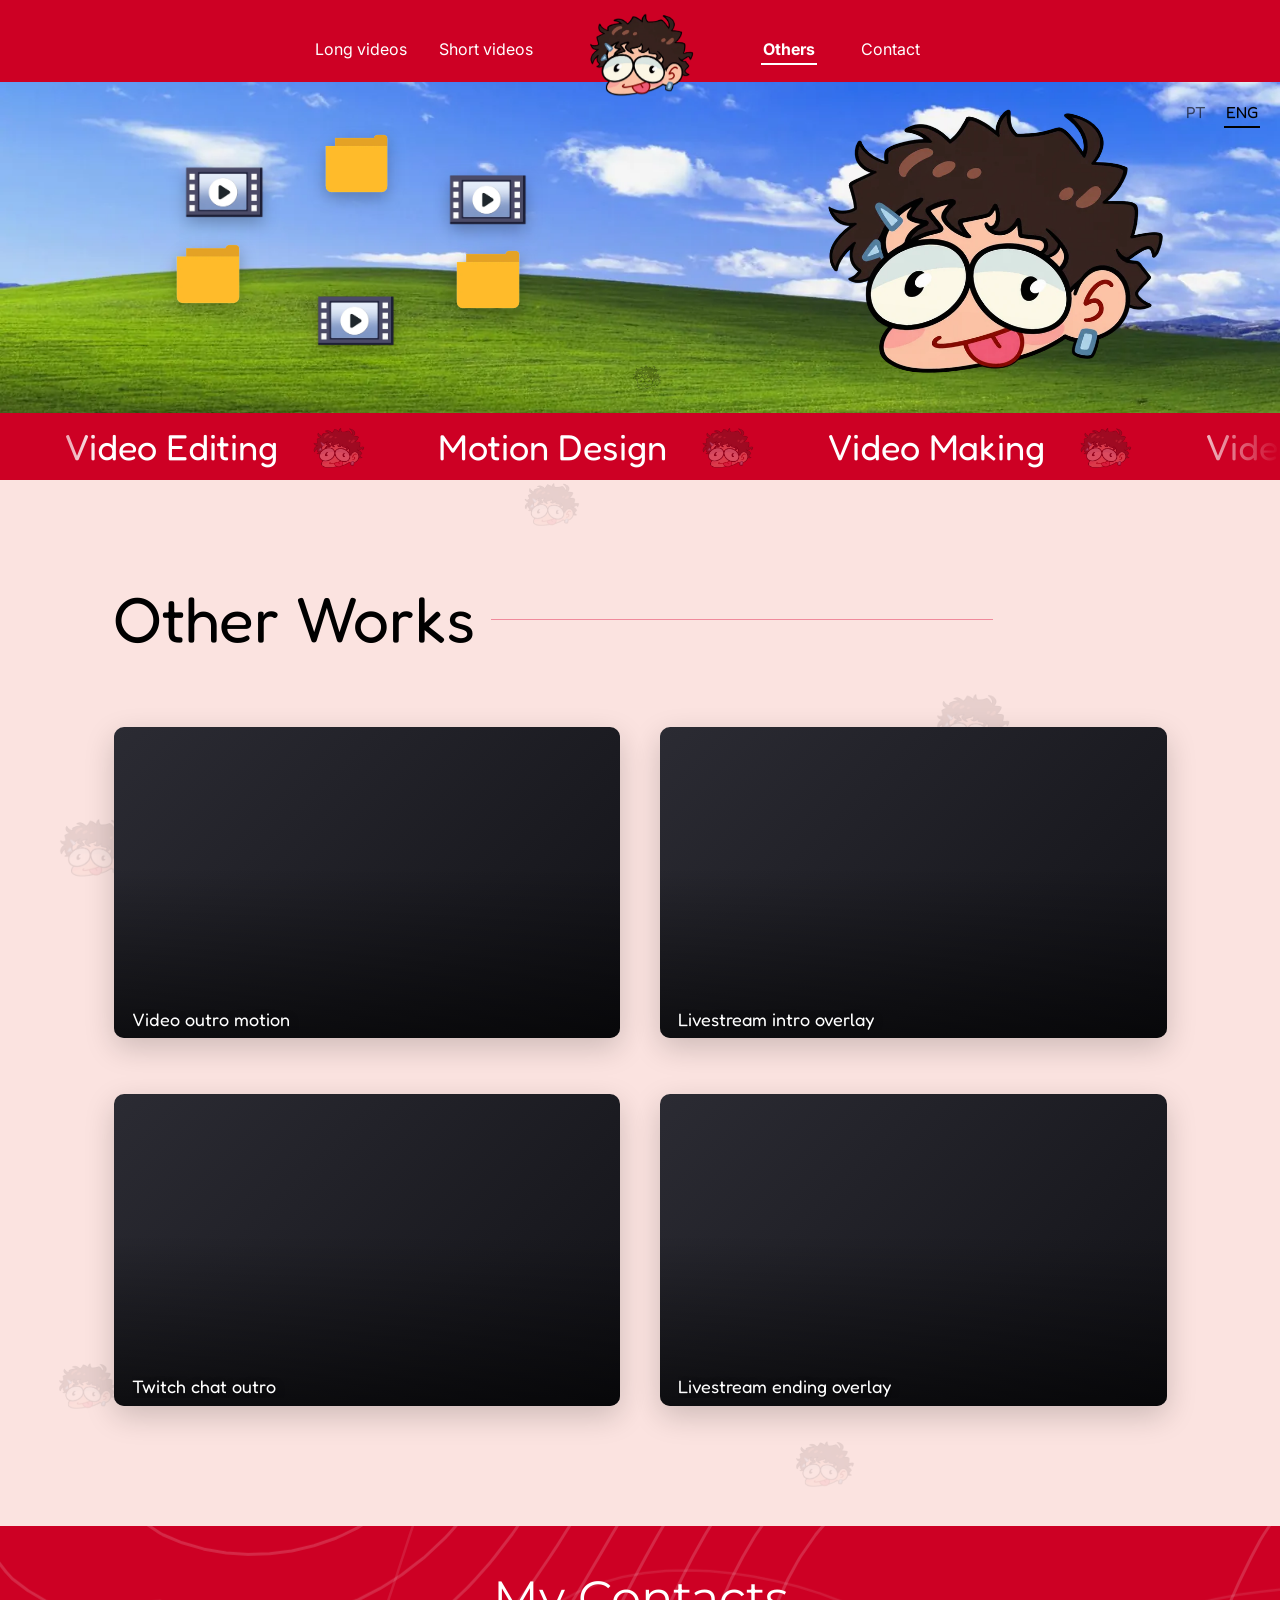
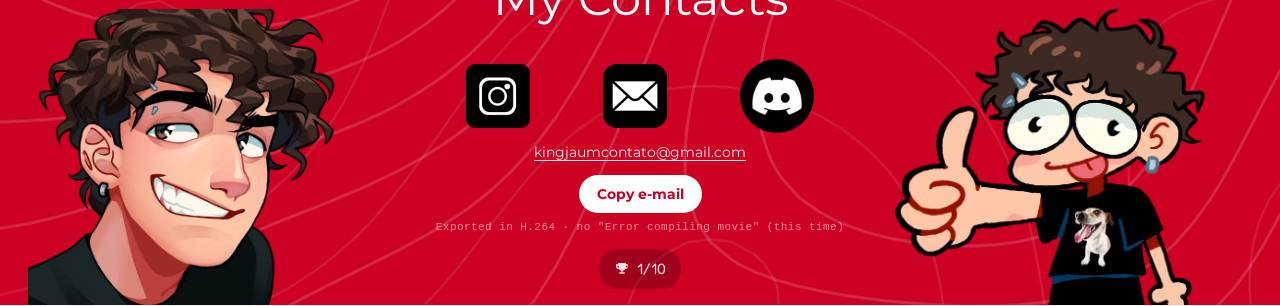
<file: outros.html>
<!doctype html>
<html lang="pt-BR">
<head>
<meta charset="utf-8">
<meta name="viewport" content="width=device-width, initial-scale=1, viewport-fit=cover">
<title>Outros trabalhos — João Vitor</title>
<meta name="description" content="Portfólio de João Vitor: edição de vídeo, motion design e video making.">
<meta name="theme-color" content="#cd0024">
<link rel="icon" href="assets/favicon.ico" sizes="any">
<link rel="icon" type="image/png" sizes="32x32" href="assets/favicon-32.png">
<link rel="apple-touch-icon" href="assets/apple-touch-icon.png">
<link rel="canonical" href="https://kingjuaum.github.io/Kin-Portfolio/outros.html">
<meta property="og:type" content="website">
<meta property="og:site_name" content="João Vitor — Portfólio">
<meta property="og:locale" content="pt_BR">
<meta property="og:title" content="Outros trabalhos — João Vitor">
<meta property="og:description" content="Edições dinâmicas, com técnica e a linguagem rápida que a internet exige. Edição de vídeo, motion design, roteiro e thumbnails.">
<meta property="og:url" content="https://kingjuaum.github.io/Kin-Portfolio/outros.html">
<meta property="og:image" content="https://kingjuaum.github.io/Kin-Portfolio/assets/og-image.jpg">
<meta property="og:image:width" content="1200">
<meta property="og:image:height" content="630">
<meta property="og:image:alt" content="Kin, o mascote do João Vitor, fazendo joinha ao lado do nome e da função: editor de vídeo e motion designer">
<meta name="twitter:card" content="summary_large_image">
<meta name="twitter:title" content="Outros trabalhos — João Vitor">
<meta name="twitter:description" content="Edições dinâmicas, com técnica e a linguagem rápida que a internet exige. Edição de vídeo, motion design, roteiro e thumbnails.">
<meta name="twitter:image" content="https://kingjuaum.github.io/Kin-Portfolio/assets/og-image.jpg">
<link rel="preconnect" href="https://i.ytimg.com">
<script>document.documentElement.classList.add('js')</script>
<link rel="preconnect" href="https://fonts.googleapis.com">
<link rel="preconnect" href="https://fonts.gstatic.com" crossorigin>
<link href="https://fonts.googleapis.com/css2?family=Fredoka:wght@500&family=Inter:wght@400&family=Montserrat:wght@400;700&family=Montserrat+Alternates:wght@400&display=swap" rel="stylesheet">
<link rel="stylesheet" href="style.css?v=3"><link rel="stylesheet" href="nav.css?v=3">
</head>
<body>
<a class="skip-link" href="#conteudo" data-i18n="skip">Pular para o conteúdo</a>
<header class="site-header"><div class="wrap">
  <a class="logo" href="index.html" aria-label="Página inicial"><img src="assets/logo-kin.webp" alt="Kin"></a>
  <button class="menu-toggle" aria-label="Abrir menu" aria-expanded="false" aria-controls="nav-panel"><span></span><span></span><span></span></button>
  <div class="nav-panel" id="nav-panel">
    <nav class="nav-left" aria-label="Principal"><a href="longos.html" data-i18n="nav_long">Vídeos longos</a><a href="curtos.html" data-i18n="nav_short">Vídeos curtos</a></nav>
    <nav class="nav-right" aria-label="Secundário"><a href="outros.html" data-i18n="nav_other" aria-current="page">Outros</a><a href="#contatos" data-i18n="nav_contact">Contatos</a></nav>
  </div>
</div><div class="progress" aria-hidden="true"></div></header>
<section class="hero is-spin" aria-label="Destaques">
  <div class="lang" role="group" aria-label="Idioma"><button data-lang="pt" aria-pressed="true">PT</button><button data-lang="en" aria-pressed="false">ENG</button></div>
  <button class="hero-icon reveal-zoom" data-delay="0.3" style="left:13.71%;top:22.40%;width:7.59%;height:21.14%;--d:0.0s" data-group="outros" data-index="0" aria-label="Abrir vídeo 1"><span class="spinner"><img src="assets/video-icon.webp" alt=""></span></button>
  <button class="hero-icon reveal-zoom" data-delay="0.38" style="left:24.00%;top:61.20%;width:7.59%;height:21.14%;--d:0.45s" data-group="outros" data-index="1" aria-label="Abrir vídeo 2"><span class="spinner"><img src="assets/video-icon.webp" alt=""></span></button>
  <button class="hero-icon reveal-zoom" data-delay="0.46" style="left:34.29%;top:24.61%;width:7.59%;height:21.14%;--d:0.9s" data-group="outros" data-index="2" aria-label="Abrir vídeo 3"><span class="spinner"><img src="assets/video-icon.webp" alt=""></span></button>
  <button class="hero-icon reveal-zoom" data-delay="0.54" style="left:24.65%;top:12.30%;width:6.37%;height:24.61%;--d:1.35s" data-group="outros" data-index="3" aria-label="Abrir pasta 4"><span class="spinner"><img src="assets/folder-icon.webp" alt=""></span></button>
  <button class="hero-icon reveal-zoom" data-delay="0.3" style="left:34.94%;top:47.32%;width:6.37%;height:24.61%;--d:1.8s" data-group="outros" data-index="0" aria-label="Abrir pasta 1"><span class="spinner"><img src="assets/folder-icon.webp" alt=""></span></button>
  <button class="hero-icon reveal-zoom" data-delay="0.38" style="left:13.06%;top:45.74%;width:6.37%;height:24.61%;--d:2.25s" data-group="outros" data-index="1" aria-label="Abrir pasta 2"><span class="spinner"><img src="assets/folder-icon.webp" alt=""></span></button>
  <img class="hero-mascot reveal-zoom" data-delay="0.15" src="assets/kin-face.webp" alt="" style="left:62.86%;top:2.52%;width:28.98%">
<a class="pixel-kin" href="404.html" tabindex="-1" aria-hidden="true" style="left:49%;bottom:5%"><img src="assets/pixel-kin.png" alt=""></a>
</section>
<div class="services"><div class="marquee-track"><div class="marquee-item"><span data-i18n="svc_edit">Edição de Vídeo</span><img class="faded" decoding="async" src="assets/kin-face-sm.webp" alt=""></div><div class="marquee-item"><span data-i18n="svc_motion">Motion Design</span><img class="faded" decoding="async" src="assets/kin-face-sm.webp" alt=""></div><div class="marquee-item"><span data-i18n="svc_film">Video Making</span><img class="faded" decoding="async" src="assets/kin-face-sm.webp" alt=""></div><div class="marquee-item"><span data-i18n="svc_edit">Edição de Vídeo</span><img class="faded" decoding="async" src="assets/kin-face-sm.webp" alt=""></div><div class="marquee-item"><span data-i18n="svc_motion">Motion Design</span><img class="faded" decoding="async" src="assets/kin-face-sm.webp" alt=""></div><div class="marquee-item"><span data-i18n="svc_film">Video Making</span><img class="faded" decoding="async" src="assets/kin-face-sm.webp" alt=""></div><div class="marquee-item"><span data-i18n="svc_edit">Edição de Vídeo</span><img class="faded" decoding="async" src="assets/kin-face-sm.webp" alt=""></div><div class="marquee-item"><span data-i18n="svc_motion">Motion Design</span><img class="faded" decoding="async" src="assets/kin-face-sm.webp" alt=""></div><div class="marquee-item"><span data-i18n="svc_film">Video Making</span><img class="faded" decoding="async" src="assets/kin-face-sm.webp" alt=""></div><span style="display:contents" aria-hidden="true"><div class="marquee-item"><span data-i18n="svc_edit">Edição de Vídeo</span><img class="faded" decoding="async" src="assets/kin-face-sm.webp" alt=""></div><div class="marquee-item"><span data-i18n="svc_motion">Motion Design</span><img class="faded" decoding="async" src="assets/kin-face-sm.webp" alt=""></div><div class="marquee-item"><span data-i18n="svc_film">Video Making</span><img class="faded" decoding="async" src="assets/kin-face-sm.webp" alt=""></div><div class="marquee-item"><span data-i18n="svc_edit">Edição de Vídeo</span><img class="faded" decoding="async" src="assets/kin-face-sm.webp" alt=""></div><div class="marquee-item"><span data-i18n="svc_motion">Motion Design</span><img class="faded" decoding="async" src="assets/kin-face-sm.webp" alt=""></div><div class="marquee-item"><span data-i18n="svc_film">Video Making</span><img class="faded" decoding="async" src="assets/kin-face-sm.webp" alt=""></div><div class="marquee-item"><span data-i18n="svc_edit">Edição de Vídeo</span><img class="faded" decoding="async" src="assets/kin-face-sm.webp" alt=""></div><div class="marquee-item"><span data-i18n="svc_motion">Motion Design</span><img class="faded" decoding="async" src="assets/kin-face-sm.webp" alt=""></div><div class="marquee-item"><span data-i18n="svc_film">Video Making</span><img class="faded" decoding="async" src="assets/kin-face-sm.webp" alt=""></div></span></div></div>
<main id="conteudo" tabindex="-1"><div class="wrap">
  <div class="page-title reveal"><div class="title-wrap"><h1 data-i18n="title_other">Outros Trabalhos</h1></div><span class="rule reveal-line"></span></div>
  <div class="video-grid outros" data-stagger><button class="video-card reveal" data-group="outros" data-index="0"><span class="play" aria-hidden="true"></span></button><button class="video-card reveal" data-group="outros" data-index="1"><span class="play" aria-hidden="true"></span></button><button class="video-card reveal" data-group="outros" data-index="2"><span class="play" aria-hidden="true"></span></button><button class="video-card reveal" data-group="outros" data-index="3"><span class="play" aria-hidden="true"></span></button></div>
</div></main>
<footer class="site-footer" id="contatos"><div class="wrap">
  <img loading="lazy" decoding="async" class="footer-mascot left" src="assets/footer-left.webp" alt="">
  <img loading="lazy" decoding="async" class="footer-mascot right" src="assets/footer-right.webp" alt="">
  <div class="footer-inner">
    <h2 data-i18n="contacts">Meus Contatos</h2>
    <div class="contact-icons">
      <a class="ig" href="https://www.instagram.com/kingola.mp4/" target="_blank" rel="noopener" aria-label="Instagram"><img loading="lazy" decoding="async" src="assets/instagram.webp" alt="Instagram"></a>
      <a class="mail" href="mailto:kingjaumcontato@gmail.com" aria-label="E-mail"><img loading="lazy" decoding="async" src="assets/mail.webp" alt="E-mail"></a>
      <a class="dc" href="https://discord.com/users/389552199773978624" target="_blank" rel="noopener" aria-label="Discord"><img loading="lazy" decoding="async" src="assets/discord.webp" alt="Discord"></a>
    </div>
    <p class="footer-mail"><a href="mailto:kingjaumcontato@gmail.com">kingjaumcontato@gmail.com</a></p>
  </div>
</div></footer>
<script src="script.js?v=3"></script><script src="nav.js?v=3"></script>
</body>
</html>
</file>
<file: style.css>
/* ========== Tokens ========== */
:root {
  --red: #cd0024;
  --dark: #2b282f;
  --coral: #eb4b4b;
  --salmon: #ff7979;
  --ink: #010101;
  --paper: #f3f1ef;
  --bg-cartoon: #fbe3e0;
  --rule: #f08a9c;
  --btn-radius: 999px;
  --portrait-radius: 40px;
  --ease: cubic-bezier(.2, .7, .2, 1);
  --font-display: 'Fredoka', system-ui, sans-serif;
  --font-body: 'Montserrat', system-ui, sans-serif;
  --font-alt: 'Montserrat Alternates', 'Montserrat', system-ui, sans-serif;
  --font-nav: 'Inter', system-ui, sans-serif;
}

*, *::before, *::after { box-sizing: border-box; }
* { margin: 0; }
html { scroll-behavior: smooth; scroll-padding-top: 90px; }
body {
  font-family: var(--font-nav);
  background: var(--paper);
  color: #000;
  overflow-x: hidden;
  -webkit-font-smoothing: antialiased;
  animation: pageIn .6s var(--ease) both;
}
body.leaving { opacity: 0; transition: opacity .25s ease; }
@keyframes pageIn { from { opacity: 0; } to { opacity: 1; } }
img { display: block; max-width: 100%; }
a { color: inherit; text-decoration: none; }
button { font: inherit; color: inherit; background: none; border: 0; padding: 0; cursor: pointer; }
:focus-visible { outline: 3px solid #fff; outline-offset: 3px; box-shadow: 0 0 0 6px #000; }

.wrap { width: min(100%, 1225px); margin-inline: auto; position: relative; }

/* ========== Animações de entrada ========== */
.js .reveal {
  opacity: 0; translate: 0 32px;
  transition: opacity .9s var(--ease) var(--rd, 0s), translate .9s var(--ease) var(--rd, 0s);
}
.js .reveal.in { opacity: 1; translate: 0 0; }
.js .reveal-zoom {
  opacity: 0; scale: .86;
  transition: opacity 1s var(--ease) var(--rd, 0s), scale 1s var(--ease) var(--rd, 0s);
}
.js .reveal-zoom.in { opacity: 1; scale: 1; }
.js .reveal-line { scale: 0 1; transform-origin: left center; transition: scale 1.2s var(--ease) .15s; }
.js .reveal-line.in { scale: 1 1; }

/* ========== Header ========== */
.site-header { background: var(--red); height: 82px; position: sticky; top: 0; z-index: 50; transition: box-shadow .3s; }
.site-header.is-scrolled { box-shadow: 0 6px 24px rgba(0, 0, 0, .25); }
.site-header .wrap { height: 100%; display: grid; grid-template-columns: 1fr auto 1fr; align-items: center; }
.progress { position: absolute; left: 0; bottom: 0; height: 3px; width: 100%; background: #fff; scale: 0 1; transform-origin: left; opacity: .9; }
.nav-panel { display: contents; }
.site-header .wrap > *, .nav-panel > * { grid-row: 1; }
.nav-left, .nav-right { display: flex; gap: 28px; color: #fff; font-family: var(--font-nav); font-size: 16px; }
.nav-left { grid-column: 1; justify-content: flex-end; padding-right: 48px; }
.nav-right { grid-column: 3; justify-content: flex-start; padding-left: 64px; gap: 42px; }
.nav-left a, .nav-right a { padding: 8px 2px; position: relative; white-space: nowrap; }
.nav-left a::after, .nav-right a::after {
  content: ""; position: absolute; left: 0; right: 0; bottom: 2px; height: 2px;
  background: #fff; transform: scaleX(0); transform-origin: left; transition: transform .35s var(--ease);
}
.nav-left a:hover::after, .nav-right a:hover::after, .nav-left a[aria-current]::after, .nav-right a[aria-current]::after { transform: scaleX(1); }
.logo { grid-column: 2; display: block; width: 114px; height: 90px; margin-top: 8px; position: relative; z-index: 2; }
.logo img { width: 100%; height: 100%; object-fit: contain; transition: transform .4s var(--ease); }
.logo:hover img { animation: wiggle .7s var(--ease); }
@keyframes wiggle { 0%, 100% { transform: rotate(0); } 25% { transform: rotate(-8deg) scale(1.06); } 60% { transform: rotate(6deg) scale(1.06); } }
.menu-toggle { display: none; width: 44px; height: 44px; place-content: center; gap: 6px; }
.menu-toggle span { display: block; width: 26px; height: 3px; background: #fff; border-radius: 2px; transition: transform .35s var(--ease), opacity .2s; }
.site-header.open .menu-toggle span:nth-child(1) { transform: translateY(9px) rotate(45deg); }
.site-header.open .menu-toggle span:nth-child(2) { opacity: 0; }
.site-header.open .menu-toggle span:nth-child(3) { transform: translateY(-9px) rotate(-45deg); }

/* ========== Seletor de idioma ========== */
.lang { position: absolute; right: 20px; top: 16px; z-index: 5; display: flex; gap: 16px; font-family: var(--font-display); font-size: 16px; color: #000; }
.lang button { font-family: inherit; opacity: .6; padding: 4px 2px; border-bottom: 2px solid transparent; transition: opacity .2s; }
.lang button:hover { opacity: 1; }
.lang button[aria-pressed="true"] { opacity: 1; border-bottom-color: currentColor; }

/* ========== Hero das subpáginas ========== */
.hero {
  position: relative;
  width: 100%; min-width: 0;
  aspect-ratio: 1225 / 317;
  min-height: 220px;
  overflow: hidden;
  background:
    url('assets/bliss.webp') center / cover no-repeat,
    linear-gradient(#5ea8ee 0 55%, #4f9a2c 55%);
}
.hero-mascot {
  position: absolute; z-index: 2; pointer-events: none;
  animation: bob 4.5s ease-in-out infinite;
  translate: var(--px, 0px) var(--py, 0px);
}
.hero-mascot.in { transition: translate .5s ease-out, opacity 1s var(--ease) var(--rd, 0s), scale 1s var(--ease) var(--rd, 0s); }

.hero-icon { position: absolute; z-index: 3; animation: float 4s ease-in-out infinite; animation-delay: var(--d, 0s); }
.hero-icon .spinner { display: block; width: 100%; height: 100%; }
.hero-icon img { width: 100%; height: 100%; object-fit: contain; filter: drop-shadow(0 6px 8px rgba(0, 0, 0, .25)); }
.is-spin .hero-icon .spinner { animation: spin 16s linear infinite; }
.is-spin .hero-icon:nth-child(even) .spinner { animation-direction: reverse; animation-duration: 22s; }
.hero-icon:hover img, .hero-icon:focus-visible img { animation: glitch .45s steps(1, end) infinite; }

@keyframes float { 0%, 100% { transform: translateY(0); } 50% { transform: translateY(-12px); } }
@keyframes bob { 0%, 100% { transform: translateY(0); } 50% { transform: translateY(-9px); } }
@keyframes spin { to { transform: rotate(360deg); } }
@keyframes glitch {
  0%   { transform: translate(0, 0); filter: none; clip-path: inset(0); }
  20%  { transform: translate(-4px, 2px); filter: drop-shadow(4px 0 #ff2d55) drop-shadow(-4px 0 #00e5ff); clip-path: inset(8% 0 52% 0); }
  40%  { transform: translate(4px, -2px); filter: drop-shadow(-4px 0 #ff2d55) drop-shadow(4px 0 #00e5ff); clip-path: inset(55% 0 6% 0); }
  60%  { transform: translate(-2px, 0); filter: drop-shadow(3px 0 #ff2d55) drop-shadow(-3px 0 #00e5ff); clip-path: inset(0); }
  80%  { transform: translate(3px, 1px); filter: hue-rotate(60deg) saturate(1.6); clip-path: inset(30% 0 30% 0); }
  100% { transform: translate(0, 0); filter: none; clip-path: inset(0); }
}

/* ========== Faixa de serviços ========== */
.services { background: var(--red); color: #fff; overflow: hidden; height: 67px; display: flex; align-items: center; }
.services.big { height: 127px; }
.marquee-track { display: flex; align-items: center; width: max-content; animation: marquee 40s linear infinite; }
.marquee-item { display: flex; align-items: center; gap: 32px; padding-inline: 64px; font-family: var(--font-display); font-size: 36px; white-space: nowrap; }
.services.big .marquee-item { font-size: 40px; }
.marquee-item img { width: 56px; height: 44px; object-fit: contain; }
.marquee-item .faded { opacity: .3; }
.marquee-item .tool-icon { width: 72px; height: 68px; opacity: 1; object-fit: cover; border-radius: 20%; }
@keyframes marquee { to { transform: translateX(-50%); } }

/* ========== Coroa ========== */

/* ========== Títulos de seção ========== */
.page-title { position: relative; display: flex; align-items: center; gap: 16px; padding: 104px 86px 0; }
.title-wrap { position: relative; font-size: clamp(36px, 5.2vw, 64px); }
.page-title h1 { font-family: var(--font-display); font-weight: 400; font-size: 1em; line-height: 1.1; white-space: nowrap; }
.page-title .rule { flex: 1; max-width: 502px; height: 1px; background: var(--rule); }

/* ========== Grades de vídeo ========== */
.video-grid { display: grid; padding: 72px 86px 120px; }
.video-grid.longos, .video-grid.outros { grid-template-columns: repeat(2, 1fr); gap: 56px 40px; --ar: 481 / 296; }
.video-grid.curtos { grid-template-columns: repeat(3, 1fr); gap: 48px 32px; padding-inline: 114px; --ar: 297 / 464; }

/* ========== Cartão de vídeo ========== */
.video-card {
  position: relative; display: block; width: 100%; aspect-ratio: var(--ar, 16 / 9);
  background: linear-gradient(135deg, #060606, #1d1d1d); overflow: hidden; color: #fff; text-align: left;
  border-radius: 10px; box-shadow: 0 10px 30px rgba(0, 0, 0, .18);
  transition: transform .5s var(--ease), box-shadow .5s var(--ease);
}
.video-card::after { content: ""; position: absolute; inset: 0; background: linear-gradient(to top, rgba(0, 0, 0, .7), transparent 55%); pointer-events: none; }
.video-card:hover, .video-card:focus-visible { transform: perspective(1000px) translateY(-8px) rotateX(var(--rx, 0deg)) rotateY(var(--ry, 0deg)); box-shadow: 0 24px 44px rgba(0, 0, 0, .3); }
.video-card img.thumb { position: absolute; inset: 0; width: 100%; height: 100%; object-fit: cover; transition: transform .9s var(--ease); }
.video-card:hover img.thumb, .video-card:focus-visible img.thumb { transform: scale(1.07); }
.video-card .play {
  position: absolute; z-index: 2; left: 50%; top: 50%; width: 68px; height: 68px; margin: -34px 0 0 -34px;
  border-radius: 50%; background: rgba(205, 0, 36, .95); display: grid; place-items: center;
  opacity: 0; scale: .7; transition: opacity .35s var(--ease), scale .45s var(--ease);
  box-shadow: 0 0 0 0 rgba(205, 0, 36, .5);
}
.video-card .play::before { content: ""; border-left: 20px solid #fff; border-block: 12px solid transparent; margin-left: 5px; }
.video-card:hover .play, .video-card:focus-visible .play { opacity: 1; scale: 1; animation: pulse 1.6s ease-out infinite; }
@keyframes pulse { to { box-shadow: 0 0 0 22px rgba(205, 0, 36, 0); } }
.video-card .cap { position: absolute; z-index: 2; left: 18px; bottom: 14px; right: 18px; display: -webkit-box; -webkit-line-clamp: 2; -webkit-box-orient: vertical; overflow: hidden; text-align: left; line-height: 1.2; font-family: var(--font-display); font-size: 18px; text-shadow: 0 2px 8px rgba(0, 0, 0, .6); translate: 0 6px; transition: translate .5s var(--ease); }
.video-card:hover .cap, .video-card:focus-visible .cap { translate: 0 0; }

.js .video-card.reveal {
  transition: opacity .9s var(--ease) var(--rd, 0s), translate .9s var(--ease) var(--rd, 0s),
              transform .5s var(--ease), box-shadow .5s var(--ease);
}

/* ========== Modal do player ========== */
.modal { position: fixed; inset: 0; background: rgba(0, 0, 0, .88); display: grid; place-items: center; z-index: 100; padding: 24px; visibility: hidden; opacity: 0; transition: opacity .3s ease, visibility 0s .3s; }
.modal.open { visibility: visible; opacity: 1; transition: opacity .3s ease; }
.modal-box { position: relative; width: min(92vw, 960px); aspect-ratio: 16 / 9; background: #000; display: grid; place-items: center; color: #fff; font-family: var(--font-display); font-size: 28px; text-align: center; border-radius: 10px; transform: scale(.94) translateY(14px); transition: transform .45s var(--ease); }
.modal.open .modal-box { transform: none; }
.modal-box.vertical { width: auto; height: min(86vh, 820px); aspect-ratio: 9 / 16; max-width: 92vw; }
.modal-box iframe, .modal-box img { width: 100%; height: 100%; border: 0; object-fit: contain; border-radius: 10px; }
.modal-close { position: absolute; top: -48px; right: 0; color: #fff; font-size: 36px; line-height: 1; padding: 4px 10px; transition: rotate .3s var(--ease); }
.modal-close:hover { rotate: 90deg; }

/* ========== Modal com descrição ========== */
.modal { overflow-y: auto; }
.modal-box.has-info { width: min(94vw, 1120px); aspect-ratio: auto; background: transparent; margin: auto; display: block; text-align: left; font-size: 16px; }
.modal-box.has-info .modal-content { display: grid; grid-template-columns: minmax(0, 1fr) minmax(280px, 360px); width: 100%; height: auto; border-radius: 14px; overflow: hidden; background: var(--paper); }
.mv { background: #000; aspect-ratio: 16 / 9; min-width: 0; }
.mv iframe { display: block; width: 100%; height: 100%; border: 0; border-radius: 0; }
.mi { display: flex; flex-direction: column; gap: 14px; min-width: 0; padding: 28px 28px 30px; color: var(--dark); font-family: var(--font-body); }
.mi h2 { font-family: var(--font-display); font-weight: 500; font-size: clamp(20px, 2vw, 26px); line-height: 1.18; color: var(--red); }
.mi-desc { font-size: 15px; line-height: 1.65; }
.mi-role { margin-top: auto; padding-top: 14px; border-top: 2px solid var(--rule); font-size: 14px; line-height: 1.5; }
.mi-role strong { font-family: var(--font-display); font-weight: 500; color: var(--red); }

.modal-box.vertical.has-info { width: min(94vw, 860px); height: auto; aspect-ratio: auto; max-width: 94vw; }
.modal-box.vertical.has-info .modal-content { grid-template-columns: auto minmax(0, 1fr); }
.modal-box.vertical.has-info .mv { --vh: min(78vh, 700px); height: var(--vh); width: calc(var(--vh) * 9 / 16); aspect-ratio: auto; }

@media (max-width: 760px) {
  .modal { padding: 56px 12px 24px; }
  .modal-box.has-info, .modal-box.vertical.has-info { width: 100%; max-width: 100%; }
  .modal-box.has-info .modal-content, .modal-box.vertical.has-info .modal-content { grid-template-columns: 1fr; }
  .modal-box.vertical.has-info .mv { --vh: min(62vh, 520px); width: 100%; height: var(--vh); display: grid; place-items: center; }
  .modal-box.vertical.has-info .mv iframe { height: 100%; width: auto; aspect-ratio: 9 / 16; max-width: 100%; }
  .mi { padding: 20px 20px 24px; }
  .modal-close { top: -46px; }
}

/* ========== Rodapé ========== */
.site-footer { position: relative; background: var(--red); color: #fff; height: 296px; overflow: hidden; margin-top: 49px; }
.footer-inner { position: relative; z-index: 1; height: 296px; text-align: center; padding-top: 43px; }
.footer-inner h2 { font-family: var(--font-body); font-weight: 400; font-size: clamp(32px, 4vw, 48px); }
.contact-icons { display: flex; justify-content: center; align-items: center; gap: 73px; margin-top: 32px; }
.contact-icons a { display: block; transition: transform .4s var(--ease), filter .3s; }
.contact-icons a:hover { transform: translateY(-6px) scale(1.12) rotate(-4deg); filter: drop-shadow(0 10px 10px rgba(0, 0, 0, .3)); }
.contact-icons img { width: 64px; height: 64px; object-fit: cover; }
.contact-icons .ig img { border-radius: 9px; }
.contact-icons .mail img { border-radius: 14px; }
.contact-icons .dc img { width: 74px; height: 74px; border-radius: 50%; }
.footer-mascot { position: absolute; bottom: 0; pointer-events: none; }

.footer-mascot.left { left: 0; width: 26.4%; max-width: 323px; aspect-ratio: 323 / 296; object-fit: cover; object-position: 2% 0; }
.footer-mascot.right { right: -6.5%; width: 40%; max-width: 492px; aspect-ratio: 492 / 345; object-fit: cover; object-position: top; }
.site-footer .wrap { height: 100%; }

/* ========== Home ========== */
.stage { position: relative; container-type: inline-size; }
.stage > * { position: absolute; }
.stage .t-display { font-family: var(--font-display); font-weight: 400; line-height: 1.1; white-space: nowrap; }

.home-hero { position: relative; background: #fff; overflow-x: clip; overflow-y: visible; }
.home-hero > .wrap { z-index: 1; }

.home-hero .stage { aspect-ratio: 1225 / 640; }

.home-hero .hero-figure { left: 46.5%; top: 1%; width: 56%; aspect-ratio: 1; z-index: 1; }
.home-hero .hero-figure .disc { position: absolute; left: 50%; top: 31.6%; width: 54.2%; aspect-ratio: 1; border-radius: 50%; background: color-mix(in srgb, var(--coral), #b3001b calc(var(--anger, 0) * 100%)); translate: -50% 0; }
.home-hero .hero-figure .hero-mascot { left: 0; top: 0; width: 100%; pointer-events: none; }
.home-hero .hero-figure { cursor: default; -webkit-tap-highlight-color: transparent; }
.home-hero .hero-copy { left: 7.4%; top: 0; height: 100%; width: 44%; display: flex; flex-direction: column; justify-content: center; align-items: flex-start; gap: 1.5cqw; z-index: 2; }
.hero-copy h1 { font-family: var(--font-display); font-weight: 400; font-size: 1.96cqw; line-height: 1.2; color: #000; }
.hero-title { font-family: var(--font-display); font-size: 3.9cqw; line-height: 1.08; color: #000; }
.hero-title span { display: block; }
.hero-title .accent { color: var(--red); }
.hero-sub { font-family: var(--font-body); font-size: 1.5cqw; line-height: 1.55; color: var(--dark); max-width: 34cqw; }
.btn-row { display: flex; flex-wrap: wrap; gap: 2.9cqw; margin-top: 1.6cqw; }
.home-hero .btn {
  position: relative; overflow: hidden; height: 4.57cqw; width: 19.4cqw; display: grid; place-items: center; border-radius: var(--btn-radius);
  font-family: var(--font-display); font-size: 1.96cqw; color: #fff; z-index: 2;
  transition: transform .4s var(--ease), box-shadow .4s var(--ease),
              opacity .9s var(--ease) var(--rd, 0s), translate .9s var(--ease) var(--rd, 0s);
}
.home-hero .btn::before {
  content: ""; position: absolute; inset: 0;
  background: linear-gradient(105deg, transparent 30%, rgba(255, 255, 255, .35) 50%, transparent 70%);
  translate: -130% 0; transition: translate .8s var(--ease);
}
.home-hero .btn:hover { transform: translateY(-4px); box-shadow: 0 12px 22px rgba(0, 0, 0, .3); }
.home-hero .btn:hover::before { translate: 130% 0; }
.home-hero .btn.talk { background: var(--dark); }
.home-hero .btn.projects { background: #d23c3c; }
.home-hero .lang { right: 1.5%; top: 2%; }

/* ========== Trabalhos ========== */
.works { background: var(--salmon); position: relative; overflow: hidden; padding-block: clamp(72px, 10vw, 140px); }
.works-inner { padding-inline: clamp(20px, 7vw, 86px); }
.works-head { display: flex; justify-content: center; }
.works-title { position: relative; display: inline-block; font-size: clamp(56px, 10vw, 96px); }
.works-title h2 { font-family: var(--font-display); font-weight: 400; font-size: 1em; line-height: 1.1; color: #fff; text-shadow: 0 4px 0 rgba(0, 0, 0, .12); }

.block-head { display: flex; align-items: center; gap: 20px; margin: clamp(48px, 7vw, 88px) 0 32px; }
.block-head h3 { font-family: var(--font-display); font-weight: 400; font-size: clamp(24px, 2.6vw, 32px); color: var(--red); white-space: nowrap; }
.block-head .rule { flex: 1; height: 2px; background: var(--red); }
.see-all {
  display: inline-flex; align-items: center; gap: 10px; flex: none; background: var(--red); color: #fff;
  font-family: var(--font-display); font-size: 18px; padding: 10px 20px; border-radius: var(--btn-radius);
  transition: transform .4s var(--ease), box-shadow .4s var(--ease), background .3s;
}
.see-all i { font-style: normal; display: inline-block; transition: transform .4s var(--ease); }
.see-all:hover { transform: translateY(-3px); box-shadow: 0 10px 18px rgba(0, 0, 0, .25); background: #a8001d; }
.see-all:hover i { transform: translateX(6px); }

.feature-grid { display: grid; grid-template-columns: 2fr 1fr; gap: 24px; align-items: stretch; }
.feature-grid .video-card { --ar: 16 / 9; }
.feature-grid .video-card:nth-child(1) { grid-column: 1; grid-row: 1 / span 2; aspect-ratio: auto; height: 100%; }
.feature-grid .video-card:nth-child(2) { grid-column: 2; grid-row: 1; }
.feature-grid .video-card:nth-child(3) { grid-column: 2; grid-row: 2; }
.feature-grid .video-card:nth-child(1) .cap { font-size: 30px; left: 24px; bottom: 20px; }

.trio { display: grid; grid-template-columns: repeat(3, 1fr); gap: 24px; max-width: 880px; margin-inline: auto; align-items: start; padding-top: 40px; }
.trio .video-card { --ar: 9 / 16; }
.trio .video-card:nth-child(2) { margin-top: -40px; }

/* ========== Faixa de ferramentas ========== */
.tools { background: var(--red); height: 121px; overflow: hidden; display: flex; align-items: center; color: #fff; }

/* ========== Sobre mim ========== */
.about { position: relative; background: var(--paper); padding-block: clamp(56px, 7vw, 96px); }
.about-inner { display: grid; grid-template-columns: minmax(0, 1.3fr) minmax(0, 1fr); gap: clamp(32px, 5vw, 72px); align-items: center; padding-inline: clamp(24px, 7vw, 86px); }
.about-head { display: flex; align-items: center; gap: 20px; margin-bottom: 28px; }
.about-head h2 { font-family: var(--font-alt); font-weight: 400; font-size: clamp(36px, 4.4vw, 56px); line-height: 1.1; color: #000; white-space: nowrap; }
.about-head .rule { flex: 1; height: 2px; background: var(--rule); }
.about p { font-family: var(--font-body); font-size: clamp(16px, 1.45vw, 18px); line-height: 1.7; color: var(--dark); max-width: 58ch; }
.about p strong { font-weight: 700; color: #000; }
.about .portrait { width: 100%; max-width: 380px; justify-self: end; aspect-ratio: 1; object-fit: cover; border-radius: var(--portrait-radius); box-shadow: 0 24px 50px rgba(0, 0, 0, .2); }

/* ========== Responsivo ========== */
@media (max-width: 900px) {
  .site-header { height: auto; min-height: 64px; }
  .site-header .wrap { grid-template-columns: auto 1fr; padding-inline: 16px; min-height: 64px; }
  .logo { grid-column: 1; width: 72px; height: 58px; margin-top: 4px; }
  .menu-toggle { display: grid; grid-column: 2; justify-self: end; }
  .nav-panel {
    display: flex; flex-direction: column; position: absolute; left: 0; right: 0; top: 100%;
    background: var(--red); padding: 8px 20px 20px; box-shadow: 0 16px 24px rgba(0, 0, 0, .25);
    visibility: hidden; opacity: 0; translate: 0 -12px; transition: opacity .3s, translate .4s var(--ease), visibility 0s .4s;
  }
  .site-header.open .nav-panel { visibility: visible; opacity: 1; translate: 0 0; transition: opacity .3s, translate .4s var(--ease); }
  .nav-left, .nav-right { grid-column: auto; flex-direction: column; gap: 0; padding: 0; font-size: 18px; }
  .nav-left a, .nav-right a { padding: 14px 2px; border-bottom: 1px solid rgba(255, 255, 255, .25); }
  .nav-left a::after, .nav-right a::after { display: none; }

  .page-title, .video-grid { padding-inline: 24px; }
  .page-title { padding-top: 72px; }
  .video-grid { padding-top: 48px; padding-bottom: 80px; gap: 32px 16px !important; }
  .video-grid.longos, .video-grid.outros { grid-template-columns: 1fr; }
  .video-grid.curtos { grid-template-columns: repeat(2, 1fr); padding-inline: 24px; }
  .video-grid.curtos .video-card .cap { font-size: 15px; left: 12px; right: 12px; bottom: 10px; }
  .marquee-item { font-size: 22px !important; padding-inline: 28px; gap: 16px; }
  .marquee-item img { width: 34px; height: 28px; }
  .marquee-item .tool-icon { width: 44px; height: 42px; }
  .services { height: 48px; }
  .services.big, .tools { height: 72px; }
  .contact-icons { gap: 28px; }
  .contact-icons img { width: 48px; height: 48px; }
  .contact-icons .dc img { width: 56px; height: 56px; }
  .lang { right: 10px; top: 8px; }
}

@media (max-width: 760px) {

  .hero { aspect-ratio: 4 / 3; }
  .hero-icon { min-width: 46px; min-height: 42px; }
  .hero .hero-mascot { left: auto !important; right: -4%; top: auto !important; bottom: 0; width: 46% !important; }

  .home-hero { aspect-ratio: auto; }
  .home-hero .stage { aspect-ratio: auto; height: auto; display: flex; flex-direction: column; align-items: center; text-align: center; gap: 18px; }
  .home-hero .stage { padding: 56px 20px 48px; }
  .home-hero .stage > * { position: relative !important; inset: auto !important; left: auto !important; top: auto !important; }
  .home-hero .stage > .lang { position: absolute !important; right: 12px !important; top: 12px !important; left: auto !important; }
  .home-hero .hero-figure { order: -1; width: min(72%, 320px) !important; }
  .home-hero .hero-copy { width: 100% !important; height: auto !important; align-items: center; text-align: center; gap: 12px; }
  .hero-copy h1 { font-size: 24px !important; }
  .hero-title { font-size: 36px !important; }
  .hero-sub { font-size: 16px !important; max-width: 34ch; }
  .btn-row { justify-content: center; gap: 12px; margin-top: 8px; }
  .home-hero .btn { width: auto !important; height: auto !important; padding: 14px 26px; font-size: 20px !important; display: inline-grid; }
  .about-inner { grid-template-columns: 1fr; gap: 28px; padding-inline: 24px; }
  .about-head h2 { font-size: 40px; }
  .about p { font-size: 16px; line-height: 1.65; }
  .about .portrait { max-width: 320px; justify-self: center; }

  .feature-grid { grid-template-columns: 1fr; }
  .feature-grid .video-card:nth-child(n) { grid-column: 1; grid-row: auto; aspect-ratio: 16 / 9; height: auto; }
  .feature-grid .video-card:nth-child(1) .cap { font-size: 20px; left: 18px; bottom: 14px; }
  .trio { scrollbar-width: none; }
  .trio::-webkit-scrollbar { display: none; }
  .block-head { flex-wrap: wrap; gap: 12px 16px; }
  .block-head .rule { min-width: 40px; }
  .trio { display: flex; max-width: none; overflow-x: auto; scroll-snap-type: x mandatory; padding: 8px 4px 20px; gap: 16px; margin-inline: -4px; }
  .trio .video-card { flex: 0 0 62%; scroll-snap-align: center; margin-top: 0 !important; }
  .site-footer { margin-top: 0; }
}

@media (prefers-reduced-motion: reduce) {
  *, *::before, *::after { animation: none !important; transition: none !important; scroll-behavior: auto !important; }
  .js .reveal, .js .reveal-zoom, .js .reveal-line { opacity: 1 !important; translate: none !important; scale: none !important; }
}

/* ========== Efeitos extras ========== */
::selection { background: var(--red); color: #fff; }

/* ========== Grade animada ========== */
.bg-grid {
  position: absolute; inset: 0; width: 100%; height: 100%; z-index: 0; pointer-events: none;
}

/* ========== Brilho dos cartões ========== */
.video-card::before {
  content: ""; position: absolute; inset: 0; z-index: 1; pointer-events: none; opacity: 0; transition: opacity .4s;
  background: radial-gradient(circle at var(--gx, 50%) var(--gy, 50%), rgba(255, 255, 255, .24), transparent 55%);
}
.video-card:hover::before { opacity: 1; }

/* ========== Títulos ========== */
.js .page-title.in h1, .js .works-head.in h2, .js .about-head.in h2 { animation: wipe 1.1s var(--ease) .15s backwards; }
@keyframes wipe { from { clip-path: inset(-10% 100% -10% -5%); translate: -14px 0; } }

/* ========== Balão de fala ========== */
.speech {
  position: absolute; z-index: 6; left: 74%; top: 8%; width: max-content; max-width: clamp(150px, 24cqw, 300px);
  background: #fff; color: #000; border: 3px solid var(--ink); border-radius: 18px; padding: .45em .8em;
  font-family: var(--font-display); font-size: clamp(13px, 1.7cqw, 22px); line-height: 1.2; text-align: center;
  box-shadow: 4px 4px 0 var(--ink); pointer-events: none;
  opacity: 0; scale: .3; transform-origin: 10% 100%;
  transition: opacity .25s, scale .4s cubic-bezier(.3, 1.6, .5, 1);
}
.speech.show { opacity: 1; scale: 1; }
.speech::after {
  content: ""; position: absolute; left: 16px; bottom: -11px; width: 16px; height: 16px; background: inherit;
  border: inherit; border-width: 0 3px 3px 0; transform: rotate(45deg) skew(8deg, 8deg); border-radius: 0 0 4px 0;
}
.speech.mad { background: #fff1f1; color: var(--red); border-color: var(--red); box-shadow: 4px 4px 0 var(--red); animation: speechShake .3s linear infinite; }
.speech.calm { background: #f1fff3; border-color: #2e9e4f; box-shadow: 4px 4px 0 #2e9e4f; }
@keyframes speechShake { 0%, 100% { rotate: 0deg; } 25% { rotate: -1.6deg; } 75% { rotate: 1.6deg; } }

.home-hero .hero-figure.poke { animation: poke .45s var(--ease); }
@keyframes poke { 0% { transform: scale(1); } 25% { transform: scale(.94, 1.05) rotate(-1.4deg); } 55% { transform: scale(1.04, .96) rotate(1deg); } 100% { transform: scale(1); } }
.home-hero .hero-figure.fume .hero-mascot { animation: fume .22s linear infinite; }
@keyframes fume { 0%, 100% { rotate: 0deg; } 25% { rotate: calc(var(--anger, 0) * -2.4deg); } 75% { rotate: calc(var(--anger, 0) * 2.4deg); } }
.home-hero .hero-figure.fume .disc { animation: discBeat .5s ease-in-out infinite; }
@keyframes discBeat { 50% { scale: 1.05; } }

.footer-mascot { pointer-events: auto; cursor: default; transform-origin: 50% 100%; }
.footer-mascot.wave { animation: wave .6s var(--ease); }
@keyframes wave { 30% { transform: rotate(-3deg) scale(1.04); } 60% { transform: rotate(2deg) scale(1.02); } }
.site-footer .speech { z-index: 5; top: 14px; font-size: 16px; max-width: 230px; transform-origin: 10% 100%; }
.site-footer .speech.left { left: 12%; }
.site-footer .speech.right { left: auto; right: 16%; }
.site-footer .speech.right::after { left: auto; right: 18px; }
@media (max-width: 760px) {
  .site-footer .speech { top: auto; bottom: 120px; font-size: 13px; max-width: 46%; }
  .site-footer .speech.left { left: 6%; }
  .site-footer .speech.right { right: 6%; }
  .speech { left: 62%; top: -4%; }
}

.logo.spin360 img { animation: spin360 1s var(--ease); }
@keyframes spin360 { to { transform: rotate(720deg) scale(1); } }
.marquee-item .faded { cursor: default; transition: opacity .3s; }
.marquee-item .faded.popped { animation: popFace .8s var(--ease); opacity: 1; }
@keyframes popFace { 0% { transform: scale(1); } 30% { transform: scale(1.7) rotate(-14deg); } 60% { transform: scale(1.4) rotate(12deg); } 100% { transform: scale(1) rotate(0); } }
.toast {
  position: fixed; left: 50%; bottom: 28px; z-index: 150; translate: -50% 40px; opacity: 0; pointer-events: none;
  background: var(--dark); color: #fff; font-family: var(--font-display); font-size: 18px; padding: 12px 22px; border-radius: 999px;
  box-shadow: 0 12px 30px rgba(0, 0, 0, .35); transition: opacity .3s, translate .5s var(--ease); max-width: 90vw; text-align: center;
}
.toast.show { opacity: 1; translate: -50% 0; }
.kin-rain { position: fixed; inset: 0; z-index: 140; pointer-events: none; overflow: hidden; }
.kin-rain img { position: absolute; top: -80px; height: auto; animation: kinFall linear forwards; }
@keyframes kinFall { to { transform: translateY(115vh) rotate(var(--spin, 360deg)); } }

.footer-inner { pointer-events: none; }
.footer-inner a { pointer-events: auto; }

.home-hero .hero-mascot { animation: none; }

/* ========== Ondas ========== */
.bg-waves { position: absolute; inset: 0; z-index: 0; pointer-events: none; overflow: hidden; }
.bg-waves .wave { position: absolute; left: -15%; top: -15%; width: 130%; height: 130%; will-change: transform; backface-visibility: hidden; }
.bg-waves .wave-a { animation: waveA 46s ease-in-out infinite alternate; }
.bg-waves .wave-b { animation: waveB 61s ease-in-out infinite alternate; }
.bg-waves.off .wave { animation-play-state: paused; }
@keyframes waveA { from { transform: translate3d(-5%, -3%, 0); } to { transform: translate3d(5%, 3.5%, 0); } }
@keyframes waveB { from { transform: translate3d(4.5%, 2.5%, 0); } to { transform: translate3d(-5%, -3.5%, 0); } }

/* ========== Fundo das subpáginas ========== */
main { position: relative; background: var(--bg-cartoon); overflow: hidden; }
main > .wrap { z-index: 1; }
main + .site-footer { margin-top: 0; }
.bg-heads { position: absolute; inset: 0; z-index: 0; pointer-events: none; overflow: hidden; }
.bg-heads img {
  position: absolute; width: var(--s, 72px); height: auto; opacity: .1; user-select: none;
  will-change: transform; backface-visibility: hidden;
  animation: headFloat var(--dur, 12s) ease-in-out var(--delay, 0s) infinite alternate;
}
.bg-heads.off img { animation-play-state: paused; }
@keyframes headFloat {
  from { transform: translate3d(calc(var(--dx, 20px) * -1), -22px, 0) rotate(var(--r0, -10deg)); }
  to   { transform: translate3d(var(--dx, 20px), 22px, 0) rotate(var(--r1, 10deg)); }
}

/* ========== Navegação do modal ========== */
.modal-nav { position: fixed; top: 50%; translate: 0 -50%; z-index: 2; width: 52px; height: 52px; border-radius: 50%; display: grid; place-items: center; background: rgba(255, 255, 255, .14); color: #fff; font-size: 36px; line-height: 1; padding-bottom: 4px; transition: background .2s, scale .2s; }
.modal-nav:hover, .modal-nav:focus-visible { background: var(--red); scale: 1.08; }
.modal-nav.prev { left: 16px; }
.modal-nav.next { right: 16px; }
.modal-count { position: fixed; bottom: 18px; left: 50%; translate: -50% 0; z-index: 2; color: rgba(255, 255, 255, .85); font-family: var(--font-display); font-size: 16px; letter-spacing: .04em; }
.modal:not(.has-nav) .modal-nav, .modal:not(.has-nav) .modal-count { display: none; }
@media (max-width: 1240px) {
  .modal { padding-bottom: 84px; }
  .modal-nav { top: auto; bottom: 12px; translate: none; width: 48px; height: 48px; }
  .modal-nav.prev { left: 16px; }
  .modal-nav.next { right: 16px; }
  .modal-count { bottom: 26px; }
}

/* ========== Cabecinha escondida ========== */
.pixel-kin { position: absolute; z-index: 1; display: block; width: 40px; padding: 6px; opacity: .24; transition: opacity .3s; cursor: default; -webkit-tap-highlight-color: transparent; }
.pixel-kin img { display: block; width: 100%; height: auto; image-rendering: pixelated; }
.pixel-kin:hover { opacity: .6; }
@media (max-width: 760px) { .pixel-kin { width: 36px; } }

/* ========== Galeria de conquistas ========== */
.trophy-open { pointer-events: auto; position: absolute; left: 50%; bottom: 16px; translate: -50% 0; z-index: 3; display: inline-flex; align-items: center; gap: 7px; min-height: 40px; padding: 8px 15px; border-radius: 999px; background: rgba(0, 0, 0, .22); color: rgba(255, 255, 255, .88); font-family: var(--font-display); font-size: 15px; line-height: 1; transition: background .2s, color .2s, scale .2s; }
.trophy-open svg { flex: none; width: 16px; height: 16px; }
.trophy-open:hover, .trophy-open:focus-visible { background: rgba(0, 0, 0, .42); color: #fff; scale: 1.05; }
.trophy-open.plat { color: #8fd8ff; }
.tg { position: fixed; inset: 0; z-index: 250; display: grid; padding: 20px; overflow-y: auto; background: rgba(8, 8, 12, .78); backdrop-filter: blur(6px); opacity: 0; visibility: hidden; transition: opacity .3s, visibility 0s .3s; }
.tg.open { opacity: 1; visibility: visible; transition: opacity .3s; }
.tg-panel { position: relative; width: min(100%, 560px); margin: auto; padding: 28px 24px 26px; background: #14161d; color: #fff; border: 2px solid rgba(255, 255, 255, .14); border-radius: 22px; box-shadow: 0 24px 60px rgba(0, 0, 0, .5); }
.tg-close { position: absolute; right: 12px; top: 12px; display: grid; place-items: center; width: 44px; height: 44px; border-radius: 50%; background: rgba(255, 255, 255, .08); color: #fff; font-size: 28px; line-height: 1; transition: background .2s; }
.tg-close:hover, .tg-close:focus-visible { background: var(--red); }
.tg-title { padding-right: 52px; font-family: var(--font-display); font-weight: 500; font-size: 30px; line-height: 1.1; }
.tg-sub { max-width: 42ch; margin-top: 6px; font-family: var(--font-body); font-size: 14px; line-height: 1.5; color: rgba(255, 255, 255, .7); }
.tg-bar { height: 10px; margin-top: 16px; border-radius: 999px; background: rgba(255, 255, 255, .1); overflow: hidden; }
.tg-fill { width: 0; height: 100%; border-radius: inherit; background: linear-gradient(90deg, #cd7f32, #f5c542, #8fd8ff); transition: width .6s var(--ease); }
.tg-count { margin-top: 8px; font-family: var(--font-display); font-size: 15px; color: rgba(255, 255, 255, .8); }
.tg-list { display: grid; gap: 10px; margin-top: 16px; }
.tg-card { --tc: #cd7f32; display: grid; grid-template-columns: 56px minmax(0, 1fr); align-items: center; gap: 14px; padding: 10px 14px 10px 10px; border: 2px solid transparent; border-radius: 16px; background: rgba(255, 255, 255, .05); }
.tg-card.silver { --tc: #c9ced8; }
.tg-card.gold { --tc: #f5c542; }
.tg-card.platinum { --tc: #8fd8ff; }
.tg-card.on { border-color: var(--tc); background: rgba(255, 255, 255, .08); }
.tg-card.platinum.on { box-shadow: 0 0 0 3px rgba(143, 216, 255, .2), 0 10px 30px rgba(143, 216, 255, .25); }
.tg-img { width: 56px; height: 56px; border-radius: 50%; border: 3px solid var(--tc); background: #fff; object-fit: cover; }
.tg-img.q { display: grid; place-items: center; border-style: dashed; background: #1d2029; color: var(--tc); font-family: var(--font-display); font-size: 26px; opacity: .85; }
.tg-kind { color: var(--tc); font-family: var(--font-body); font-size: 11px; letter-spacing: .04em; text-transform: uppercase; }
.tg-name { margin-top: 1px; font-family: var(--font-display); font-size: 18px; line-height: 1.15; }
.tg-desc { margin-top: 2px; font-family: var(--font-body); font-size: 13px; line-height: 1.4; color: rgba(255, 255, 255, .78); }
.tg-card.locked .tg-name { letter-spacing: .22em; color: rgba(255, 255, 255, .55); }
.tg-card.locked .tg-desc { font-style: italic; color: rgba(255, 255, 255, .52); }

/* ========== Refinos para celular ========== */
html { -webkit-text-size-adjust: 100%; text-size-adjust: 100%; }
.hero-icon::after { content: ''; position: absolute; inset: -9px; }
a, button, .video-card { touch-action: manipulation; }
.lang button { position: relative; }
.lang button::after { content: ''; position: absolute; inset: -10px -8px; }
.trophy-stack { top: calc(env(safe-area-inset-top, 0px) + 14px); }
@media (max-width: 900px) {
  .site-header .wrap { padding-inline: max(16px, env(safe-area-inset-left), env(safe-area-inset-right)); }
}
@media (max-width: 760px) {

  .hero > .hero-icon { width: 17% !important; height: 19% !important; }
  .hero > .hero-icon:nth-of-type(1) { left: 4% !important;  top: 24% !important; }
  .hero > .hero-icon:nth-of-type(2) { left: 22% !important; top: 24% !important; }
  .hero > .hero-icon:nth-of-type(3) { left: 40% !important; top: 24% !important; }
  .hero > .hero-icon:nth-of-type(4) { left: 4% !important;  top: 56% !important; }
  .hero > .hero-icon:nth-of-type(5) { left: 22% !important; top: 56% !important; }
  .hero > .hero-icon:nth-of-type(6) { left: 40% !important; top: 56% !important; }
  .modal-close { width: 44px; height: 44px; display: grid; place-items: center; }
  .contact-icons a { padding: 4px; margin: -4px; }
  .tg { padding: 12px; }
  .tg-panel { padding: 24px 16px 20px; }
  .tg-title { font-size: 26px; }
}
@media (max-height: 520px) and (orientation: landscape) {
  .hero { aspect-ratio: 1225 / 317; min-height: 200px; }
  .modal { padding: 12px 12px 76px; }
  .modal-box.vertical.has-info .mv { --vh: min(66vh, 300px); }
  .trophy-stack { width: min(70vw, 410px); }
}

/* ========== Acessibilidade e UX ========== */
.skip-link { position: fixed; left: 12px; top: -90px; z-index: 400; padding: 12px 18px; border-radius: 10px; background: #fff; color: #111; font-family: var(--font-display); font-size: 17px; box-shadow: 0 6px 20px rgba(0, 0, 0, .35); transition: top .2s; }
.skip-link:focus { top: calc(env(safe-area-inset-top, 0px) + 12px); }
#conteudo:focus { outline: none; }
.video-card.no-thumb { background: linear-gradient(135deg, #2b2b33, #121217); }
@media (hover: none) { .video-card .cap { translate: 0 0; } }
.footer-mail { position: relative; z-index: 3; margin-top: 10px; font-family: var(--font-body); font-size: 14px; }
.footer-mail a { padding: 6px 4px; color: rgba(255, 255, 255, .94); text-decoration: underline; text-underline-offset: 3px; }
@media (max-width: 760px) { .footer-mail { display: none; } }
.mi-copy { align-self: flex-start; margin-top: 2px; padding: 9px 16px; border: 2px solid var(--red); border-radius: 999px; color: var(--red); font-family: var(--font-display); font-size: 15px; transition: background .2s, color .2s; }
.mi-copy:hover, .mi-copy:focus-visible { background: var(--red); color: #fff; }

/* ========== Conquistas ========== */
.trophy-stack { position: fixed; top: calc(env(safe-area-inset-top, 0px) + 14px); left: 50%; translate: -50% 0; z-index: 300; width: min(92vw, 410px); pointer-events: none; }
.trophy { --tc: #cd7f32; position: relative; display: grid; grid-template-columns: 58px minmax(0, 1fr); align-items: center; gap: 14px; padding: 10px 20px 10px 10px; background: rgba(16, 18, 26, .97); color: #fff; border: 2px solid var(--tc); border-radius: 22px; box-shadow: 0 14px 34px rgba(0, 0, 0, .35); opacity: 0; translate: 0 -160%; scale: .94; transition: translate .7s cubic-bezier(.34, 1.56, .64, 1), scale .7s cubic-bezier(.34, 1.56, .64, 1), opacity .35s; }
.trophy.show { opacity: 1; translate: 0 0; scale: 1; }
.trophy.hide { opacity: 0; translate: 0 -120%; scale: .96; transition: translate .5s ease-in, scale .5s ease-in, opacity .4s; }
.trophy.bronze { --tc: #cd7f32; }
.trophy.silver { --tc: #c9ced8; }
.trophy.gold { --tc: #f5c542; box-shadow: 0 0 0 2px rgba(245, 197, 66, .18), 0 14px 38px rgba(245, 197, 66, .35); }
.trophy.platinum { --tc: #8fd8ff; box-shadow: 0 0 0 3px rgba(143, 216, 255, .25), 0 14px 42px rgba(143, 216, 255, .5); }
.trophy::after { content: ''; position: absolute; inset: 0; border-radius: inherit; pointer-events: none; background: linear-gradient(105deg, transparent 35%, rgba(255, 255, 255, .24) 50%, transparent 65%); background-size: 260% 100%; background-position: 130% 0; }
.trophy.show::after { background-position: -40% 0; transition: background-position 1.1s ease-out .55s; }
.tr-pic { position: relative; width: 58px; height: 58px; }
.tr-img { display: block; width: 100%; height: 100%; border-radius: 50%; border: 3px solid var(--tc); background: #fff; object-fit: cover; }
.tr-pic::after { content: ''; position: absolute; inset: -2px; border-radius: 50%; border: 2px solid var(--tc); opacity: 0; pointer-events: none; }
.tr-text { min-width: 0; }
.tr-kind { display: flex; align-items: center; gap: 6px; color: var(--tc); font-family: var(--font-body); font-size: 11.5px; letter-spacing: .03em; text-transform: uppercase; }
.tr-kind svg { flex: none; width: 14px; height: 14px; }
.tr-title { margin-top: 2px; font-family: var(--font-display); font-weight: 500; font-size: 19px; line-height: 1.15; }
.tr-desc { margin-top: 2px; font-family: var(--font-body); font-size: 13px; line-height: 1.4; color: rgba(255, 255, 255, .8); }
.tr-burst { position: absolute; left: 50%; top: 50%; width: 0; height: 0; pointer-events: none; }
.tr-burst i { position: absolute; left: -3px; top: -3px; width: 6px; height: 6px; border-radius: 50%; opacity: 0; animation: trBurst 1.1s ease-out forwards; }
@media (prefers-reduced-motion: no-preference) {
  .tr-img { scale: .3; opacity: 0; }
  .tr-text > * { opacity: 0; translate: -10px 0; }
  .trophy.show .tr-img { animation: trPop .7s .2s cubic-bezier(.34, 1.56, .64, 1) forwards; }
  .trophy.show .tr-pic::after { animation: trRing 1s .55s ease-out forwards; }
  .trophy.show .tr-text > * { animation: trText .5s ease-out forwards; }
  .trophy.show .tr-text > :nth-child(1) { animation-delay: .35s; }
  .trophy.show .tr-text > :nth-child(2) { animation-delay: .45s; }
  .trophy.show .tr-text > :nth-child(3) { animation-delay: .55s; }
  .trophy.platinum.show { animation: platGlow 2.4s ease-in-out 1s infinite; }
}
@keyframes trPop { from { scale: .3; opacity: 0; } to { scale: 1; opacity: 1; } }
@keyframes trRing { from { scale: 1; opacity: .9; } to { scale: 1.9; opacity: 0; } }
@keyframes trText { from { opacity: 0; translate: -10px 0; } to { opacity: 1; translate: 0 0; } }
@keyframes trBurst { 0% { opacity: 1; translate: 0 0; scale: 1; } 100% { opacity: 0; translate: var(--dx) var(--dy); scale: .3; } }
@keyframes platGlow { 50% { box-shadow: 0 0 0 5px rgba(143, 216, 255, .35), 0 14px 56px rgba(143, 216, 255, .75); } }

/* ========== Galeria: raridade ========== */
.tg-card { position: relative; isolation: isolate; }
.tg-card.on.silver { box-shadow: 0 0 22px -4px rgba(201, 206, 216, .5); }
.tg-card.on.gold, .tg-card.on.platinum { overflow: visible; }
.tg-card.on.gold::before, .tg-card.on.platinum::before { content: ''; position: absolute; inset: -3px; z-index: -1; border-radius: 20px; background: var(--tc); filter: blur(15px); opacity: .38; }
.tg-card.on.gold { background: linear-gradient(110deg, rgba(245, 197, 66, .16), rgba(255, 255, 255, .06) 65%); }
.tg-card.on.platinum { background: linear-gradient(110deg, rgba(143, 216, 255, .18), rgba(255, 255, 255, .06) 65%); }
.tg-card.on.gold::after, .tg-card.on.platinum::after { content: ''; position: absolute; inset: 0; z-index: 1; border-radius: inherit; pointer-events: none; background: linear-gradient(105deg, transparent 38%, rgba(255, 255, 255, .16) 50%, transparent 62%); background-size: 260% 100%; background-position: 140% 0; }
@media (prefers-reduced-motion: no-preference) {
  .tg-card.on.gold::before, .tg-card.on.platinum::before { animation: rarityGlow 3.2s ease-in-out infinite; }
  .tg-card.on.gold::after, .tg-card.on.platinum::after { animation: rarityShine 5s ease-in-out infinite; }
}
@keyframes rarityGlow { 50% { opacity: .62; } }
@keyframes rarityShine { 0% { background-position: 140% 0; } 45%, 100% { background-position: -40% 0; } }

/* ========== Página 404 ========== */
.nf { background: #f7f7f7; color: #535353; }
.nf-stage { min-height: 100vh; min-height: 100dvh; display: grid; place-items: center; padding: 32px 20px; background: #f7f7f7; }
.nf-main { width: min(100%, 560px); text-align: center; }
.nf-art { display: block; width: min(300px, 70%); height: auto; margin: 0 auto 16px; image-rendering: pixelated; cursor: default; user-select: none; -webkit-user-select: none; -webkit-tap-highlight-color: transparent; }
.nf-art.shake { animation: nfShake .35s; }
@keyframes nfShake { 25% { translate: -6px 0; rotate: -2deg; } 75% { translate: 6px 0; rotate: 2deg; } }
.nf-main h1 { font-family: var(--font-display); font-weight: 500; font-size: clamp(26px, 5vw, 36px); line-height: 1.15; color: #353535; }
.nf-main p { max-width: 40ch; margin: 12px auto 26px; font-family: var(--font-body); font-size: 17px; line-height: 1.6; color: #535353; }
.nf-btn { display: inline-block; padding: 13px 30px; border: 0; border-radius: 999px; background: var(--red); color: #fff; font-family: var(--font-display); font-size: 20px; text-decoration: none; cursor: pointer; transition: translate .2s, background .2s; }
.nf-btn:hover { translate: 0 -2px; background: #b50020; }
.nf-links { display: flex; flex-wrap: wrap; justify-content: center; gap: 6px 22px; margin-top: 28px; font-family: var(--font-body); font-size: 15px; }
.nf-links a { padding: 8px 2px; color: #535353; text-decoration: underline; text-underline-offset: 4px; text-decoration-color: #b9b9b9; }
.nf-links a:hover, .nf-links a:focus-visible { color: var(--red); text-decoration-color: var(--red); }

/* ========== Minigame ========== */
.nf-game { width: min(100%, 760px); text-align: center; }
.nf-game[hidden] { display: none; }
.crt { position: relative; padding: 20px 20px 30px; border-radius: 34px; background: linear-gradient(#303034, #1b1b1e); box-shadow: 0 22px 50px rgba(0, 0, 0, .3), inset 0 2px 0 rgba(255, 255, 255, .1), inset 0 -3px 0 rgba(0, 0, 0, .4); }
.crt-screen { position: relative; overflow: hidden; border-radius: 26px / 30px; background: #f7f7f7; box-shadow: inset 0 0 0 3px #000; cursor: pointer; user-select: none; -webkit-user-select: none; touch-action: manipulation; }
.crt-screen:focus { outline: none; }
.crt-screen:focus-visible { outline: 3px solid var(--red); outline-offset: 5px; }
.crt-screen::before { content: ''; position: absolute; inset: 0; z-index: 2; pointer-events: none; background: repeating-linear-gradient(to bottom, rgba(0, 0, 0, .08) 0 1px, transparent 1px 3px); }
.crt-screen::after { content: ''; position: absolute; inset: 0; z-index: 3; pointer-events: none; background: radial-gradient(ellipse at 30% 18%, rgba(255, 255, 255, .22), transparent 38%), radial-gradient(ellipse at center, transparent 50%, rgba(0, 0, 0, .36) 100%); box-shadow: inset 0 0 70px rgba(0, 0, 0, .38); }
.crt-roll { position: absolute; left: 0; right: 0; top: 0; z-index: 2; height: 28%; pointer-events: none; background: linear-gradient(to bottom, transparent, rgba(255, 255, 255, .14) 50%, transparent); translate: 0 -120%; }
.crt-led { position: absolute; right: 36px; bottom: 11px; width: 8px; height: 8px; border-radius: 50%; background: #ff3b3b; box-shadow: 0 0 8px #ff3b3b; }
@media (prefers-reduced-motion: no-preference) {
  .crt-screen.on { animation: crtOn .7s ease-out; }
  .crt-roll { animation: crtRoll 6.5s linear infinite; }
}
@keyframes crtOn { 0% { transform: scale(.55, .015); filter: brightness(4); } 45% { transform: scale(1, .015); filter: brightness(3); } 100% { transform: scale(1, 1); filter: brightness(1); } }
@keyframes crtRoll { to { translate: 0 460%; } }
.ag-canvas { display: block; width: 100%; height: auto; image-rendering: pixelated; }
.ag-msg { position: absolute; inset: 0; z-index: 1; display: grid; place-items: center; padding: 10px; font-family: var(--font-body); font-size: clamp(14px, 3.2vw, 17px); letter-spacing: .04em; line-height: 1.4; text-align: center; white-space: pre-line; color: #535353; text-shadow: 1px 0 rgba(255, 0, 60, .18), -1px 0 rgba(0, 150, 255, .18); pointer-events: none; }
.ag-msg:empty { display: none; }
.ag-exit { margin-top: 22px; }
@media (max-width: 760px) { .crt { padding: 12px 12px 22px; border-radius: 24px; } .crt-screen { border-radius: 18px / 22px; } .crt-led { right: 26px; bottom: 7px; } }

.sr-only { position: absolute; width: 1px; height: 1px; margin: -1px; padding: 0; overflow: hidden; clip: rect(0 0 0 0); white-space: nowrap; border: 0; }

/* ========== 404: névoa, mídia offline e jogo em tela vertical ========== */
.nf-stage { position: relative; overflow: hidden; }
.nf-stage::before, .nf-stage::after { content: ''; position: absolute; inset: -20% -30%; pointer-events: none; z-index: 0; background: radial-gradient(ellipse 40% 30% at 20% 30%, rgba(140, 140, 150, .13), transparent 70%), radial-gradient(ellipse 45% 28% at 75% 65%, rgba(140, 140, 150, .12), transparent 70%); }
.nf-stage::after { background: radial-gradient(ellipse 35% 25% at 60% 20%, rgba(140, 140, 150, .1), transparent 70%), radial-gradient(ellipse 40% 30% at 30% 80%, rgba(140, 140, 150, .11), transparent 70%); }
.nf-main, .nf-game { position: relative; z-index: 1; }
.nf-main .nf-meta { display: grid; gap: 3px; max-width: none; margin: 30px auto 0; font-family: ui-monospace, 'SFMono-Regular', Menlo, Consolas, monospace; font-size: 11px; letter-spacing: .06em; line-height: 1.4; color: #9a9a9a; text-transform: uppercase; }
.nf-main .nf-meta span:last-child { text-transform: none; letter-spacing: .02em; font-style: italic; opacity: .85; }

html.ag-lock, html.ag-lock body { overflow: hidden; overscroll-behavior: none; height: 100%; }
.nf-game.portrait { position: fixed; inset: 0; z-index: 50; width: 100%; display: flex; flex-direction: column; padding: max(8px, env(safe-area-inset-top)) 8px max(8px, env(safe-area-inset-bottom)); background: #f7f7f7; }
.nf-game.portrait[hidden] { display: none; }
.nf-game.portrait .crt { flex: 1 1 auto; min-height: 0; display: flex; padding: 10px 10px 18px; border-radius: 22px; }
.nf-game.portrait .crt-screen { flex: 1 1 auto; min-height: 0; border-radius: 16px / 18px; touch-action: none; }
.nf-game.portrait .ag-canvas { position: absolute; inset: 0; width: 100%; height: 100%; object-fit: cover; }
.nf-game.portrait .crt-led { right: 22px; bottom: 5px; }
.nf-game.portrait .ag-exit { flex: none; margin: 10px auto 0; padding: 10px 24px; font-size: 17px; }

/* ========== Controle de arcade (celular) ========== */
.kpad-fab { position: fixed; left: 12px; bottom: calc(12px + env(safe-area-inset-bottom)); z-index: 120; width: 44px; height: 44px; padding: 0; display: grid; place-items: center; border: 0; border-radius: 50%; background: rgba(0, 0, 0, .34); color: #fff; font-size: 21px; line-height: 1; opacity: .7; -webkit-tap-highlight-color: transparent; }
.kpad-fab[hidden] { display: none; }
html.ag-lock .kpad-fab, html.ag-lock .kpad { display: none; }
.kpad { position: fixed; inset: 0; z-index: 160; display: flex; align-items: flex-end; justify-content: center; background: rgba(15, 12, 20, .55); touch-action: none; }
.kpad[hidden] { display: none; }
.kpad-body { width: min(100%, 440px); padding: 14px 18px calc(22px + env(safe-area-inset-bottom)); border: 4px solid #1b1b1e; border-bottom: 0; border-radius: 30px 30px 0 0; background: linear-gradient(#ff5a5f, #cd0024); box-shadow: inset 0 4px 0 rgba(255, 255, 255, .35), inset 0 -6px 0 rgba(0, 0, 0, .18); translate: 0 110%; transition: translate .38s cubic-bezier(.34, 1.56, .64, 1); }
.kpad.open .kpad-body { translate: 0 0; }
.kpad.nope .kpad-body { animation: kpadNope .35s; }
@keyframes kpadNope { 25% { translate: -8px 0; } 75% { translate: 8px 0; } }
.kpad-top { display: flex; align-items: center; gap: 10px; margin-bottom: 14px; }
.kpad-title { flex: none; font-family: var(--font-display); font-size: 18px; color: #fff; text-shadow: 0 2px 0 #1b1b1e; }
.kpad-dots { flex: 1; display: flex; justify-content: center; gap: 5px; }
.kpad-dots i { width: 11px; height: 11px; border: 2.5px solid #1b1b1e; border-radius: 50%; background: #7a0014; transition: background .15s, scale .15s; }
.kpad-dots i.on { background: #ffd23f; scale: 1.2; box-shadow: 0 0 8px #ffd23f; }
.kpad-x { flex: none; width: 34px; height: 34px; padding: 0; border: 3px solid #1b1b1e; border-radius: 50%; background: #fff; color: #1b1b1e; font-size: 20px; line-height: 1; font-weight: 700; box-shadow: 0 3px 0 #1b1b1e; }
.kpad-deck { display: flex; align-items: center; justify-content: space-between; gap: 16px; padding: 6px 4px 0; }
.kb { padding: 0; border: 0; font-family: var(--font-display); -webkit-tap-highlight-color: transparent; touch-action: manipulation; user-select: none; -webkit-user-select: none; }
.dpad { display: grid; grid-template: repeat(3, 62px) / repeat(3, 62px); }
.dp-mid { grid-area: 2 / 2; background: #2a2a30; }
.dpad .kb { background: #2a2a30; border: 4px solid #1b1b1e; box-shadow: inset 0 3px 0 rgba(255, 255, 255, .18), 0 4px 0 #1b1b1e; display: grid; place-items: center; }
.dpad .up { grid-area: 1 / 2; border-radius: 14px 14px 0 0; } .dpad .left { grid-area: 2 / 1; border-radius: 14px 0 0 14px; }
.dpad .right { grid-area: 2 / 3; border-radius: 0 14px 14px 0; } .dpad .down { grid-area: 3 / 2; border-radius: 0 0 14px 14px; }
.dpad .kb b { width: 0; height: 0; border: 10px solid transparent; }
.dpad .up b { border-bottom: 16px solid #fff; border-top: 0; } .dpad .down b { border-top: 16px solid #fff; border-bottom: 0; }
.dpad .left b { border-right: 16px solid #fff; border-left: 0; } .dpad .right b { border-left: 16px solid #fff; border-right: 0; }
.abtns { position: relative; width: 150px; height: 118px; flex: none; }
.abtns .kb { position: absolute; width: 68px; height: 68px; border: 4px solid #1b1b1e; border-radius: 50%; font-size: 30px; color: #1b1b1e; box-shadow: inset 0 4px 0 rgba(255, 255, 255, .45), 0 6px 0 #1b1b1e; }
.abtns .bb { left: 0; bottom: 4px; background: #4cc9f0; } .abtns .ba { right: 0; top: 2px; background: #ffd23f; }
.kb.hit { animation: kbHit .18s; }
.dpad .kb:active, .abtns .kb:active { translate: 0 4px; box-shadow: inset 0 3px 0 rgba(255, 255, 255, .18), 0 0 0 #1b1b1e; }
@keyframes kbHit { 50% { filter: brightness(1.35); } }
.footer-note { position: relative; z-index: 3; margin-top: 8px; font-family: ui-monospace, 'SFMono-Regular', Menlo, Consolas, monospace; font-size: 11px; letter-spacing: .04em; color: rgba(255, 255, 255, .55); }
@media (max-width: 760px) { .footer-note { font-size: 10px; padding: 0 12px; } }

/* ========== 404: grão de filme, névoa avermelhada e minigame ========== */
body.nf { --grain-w: url("data:image/svg+xml,%3Csvg xmlns='http://www.w3.org/2000/svg' width='220' height='220'%3E%3Cfilter id='n'%3E%3CfeTurbulence type='fractalNoise' baseFrequency='.9' numOctaves='2' stitchTiles='stitch'/%3E%3CfeColorMatrix values='0 0 0 0 1 0 0 0 0 1 0 0 0 0 1 0 0 0 1.3 -.45'/%3E%3C/filter%3E%3Crect width='100%25' height='100%25' filter='url(%23n)'/%3E%3C/svg%3E");
  --grain-k: url("data:image/svg+xml,%3Csvg xmlns='http://www.w3.org/2000/svg' width='220' height='220'%3E%3Cfilter id='n'%3E%3CfeTurbulence type='fractalNoise' baseFrequency='.8' numOctaves='2' stitchTiles='stitch'/%3E%3CfeColorMatrix values='0 0 0 0 0 0 0 0 0 0 0 0 0 0 0 0 0 0 1.3 -.45'/%3E%3C/filter%3E%3Crect width='100%25' height='100%25' filter='url(%23n)'/%3E%3C/svg%3E");
  --blood: #b3121f; --serif: 'Libre Caslon Display', 'Playfair Display', Georgia, serif; --text: 'Crimson Pro', Georgia, 'Times New Roman', serif; }
body.nf::before, body.nf::after { content: ''; position: fixed; inset: -60px; z-index: 100; pointer-events: none; }
body.nf::before { background: var(--grain-k); opacity: .2; }
body.nf::after { background: var(--grain-w); opacity: .07; }
@media (prefers-reduced-motion: no-preference) {
  body.nf::before { animation: sh2Grain .8s steps(1) infinite; }
  body.nf::after { animation: sh2Grain .8s steps(1) infinite reverse; }
}
@keyframes sh2Grain { 0% { translate: 0 0; } 20% { translate: -23px 14px; } 40% { translate: 17px -31px; } 60% { translate: -9px -12px; } 80% { translate: 28px 21px; } }
.nf .nf-stage { background: linear-gradient(to top, rgba(179, 18, 31, .26) 0%, rgba(179, 18, 31, .09) 38%, rgba(247, 247, 247, 0) 72%), #f7f7f7; }
.nf-stage::before, .nf-stage::after { inset: -25% -35%; }
.nf-stage::before { filter: blur(22px); background:
  radial-gradient(ellipse 38% 30% at 18% 32%, rgba(120, 112, 114, .4), transparent 70%),
  radial-gradient(ellipse 42% 26% at 78% 68%, rgba(179, 18, 31, .32), transparent 70%),
  radial-gradient(ellipse 30% 22% at 55% 92%, rgba(150, 50, 55, .32), transparent 70%); }
.nf-stage::after { filter: blur(28px); background:
  radial-gradient(ellipse 34% 24% at 62% 18%, rgba(120, 112, 114, .34), transparent 70%),
  radial-gradient(ellipse 40% 28% at 28% 78%, rgba(179, 18, 31, .28), transparent 70%),
  radial-gradient(ellipse 26% 20% at 92% 40%, rgba(110, 100, 104, .32), transparent 70%); }
@media (prefers-reduced-motion: no-preference) {
  .nf-stage::before { animation: fogA 30s ease-in-out infinite alternate; }
  .nf-stage::after { animation: fogB 42s ease-in-out infinite alternate; }
}
@keyframes fogA { to { transform: translateX(14%) translateY(5%) scale(1.08); } }
@keyframes fogB { to { transform: translateX(-12%) translateY(-6%) scale(1.1); } }

/* minigame */
.nf .crt { background: linear-gradient(#26262a, #121214); box-shadow: 0 0 0 1px rgba(183, 186, 211, .12), 0 26px 60px rgba(0, 0, 0, .55), inset 0 2px 0 rgba(255, 255, 255, .08), inset 0 -3px 0 rgba(0, 0, 0, .5); }
.nf .crt-screen { background: #cfc7b6; }
.nf .ag-msg { color: #2c2824; text-shadow: 1px 0 rgba(179, 18, 31, .22), -1px 0 rgba(60, 90, 160, .18); font-family: var(--text); font-size: clamp(17px, 3.6vw, 21px); letter-spacing: .06em; }
.nf .ag-exit.nf-btn { position: relative; display: inline-block; width: auto; margin-top: 22px; padding: 14px 34px 14px 46px; border-radius: 0; background: linear-gradient(90deg, var(--blood), rgba(120, 14, 24, .85)); color: #fff; font-family: var(--serif); font-size: 13px; line-height: 1.2; letter-spacing: .22em; text-transform: uppercase; translate: none; }
.nf .ag-exit.nf-btn:hover { background: linear-gradient(90deg, #c8182a, rgba(140, 18, 30, .9)); }
.nf .ag-exit.nf-btn::before { content: ''; position: absolute; left: 22px; top: 50%; width: 7px; height: 7px; margin-top: -3.5px; background: #fff; }
.nf .nf-game.portrait { background: #0a0a0a; }
.nf .nf-game.portrait .ag-exit.nf-btn { margin-top: 10px; padding: 11px 26px 11px 40px; }
.nf .nf-game.portrait .ag-exit.nf-btn::before { left: 18px; }
@media (max-width: 760px) { .nf .nf-game:not(.portrait) .ag-exit.nf-btn { margin-top: 16px; } }
@media (hover: none) and (pointer: coarse) { .nf .nf-stage { padding-bottom: 80px; } }

/* ==========================================================
   Refinamentos premium (animações, hover e responsividade)
   ========================================================== */
:root { --ease: cubic-bezier(.22, 1, .36, 1); --ease-io: cubic-bezier(.65, 0, .35, 1); }
html { background: var(--paper); -webkit-tap-highlight-color: transparent; }
h1, h2, h3, .hero-title { text-wrap: balance; }
p { text-wrap: pretty; }

/* Entrada ao rolar: deslize curto + desfoque que some */
.js .reveal:not(.video-card):not(.btn) {
  translate: 0 24px; filter: blur(6px);
  transition: opacity 1s var(--ease) var(--rd, 0s), translate 1s var(--ease) var(--rd, 0s), filter 1s var(--ease) var(--rd, 0s);
}
.js .reveal:not(.video-card):not(.btn).in { translate: 0 0; filter: none; }
.js .video-card.reveal { translate: 0 40px; scale: .97; transition: opacity 1s var(--ease) var(--rd, 0s), translate 1s var(--ease) var(--rd, 0s), scale 1s var(--ease) var(--rd, 0s), transform .6s var(--ease), box-shadow .6s var(--ease); }
.js .video-card.reveal.in { scale: 1; }

/* Título do hero: cada linha sobe de dentro de uma máscara */
.js .hero-title span { clip-path: inset(-10% -6% 100% -6%); translate: 0 .45em; transition: clip-path 1.1s var(--ease) calc(var(--rd, 0s) + .05s), translate 1.1s var(--ease) calc(var(--rd, 0s) + .05s); }
.js .hero-title span + span { transition-delay: calc(var(--rd, 0s) + .17s); }
.js .hero-title.in span { clip-path: inset(-10% -6% -14% -6%); translate: 0 0; }

/* Disco atrás do mascote respira devagar */
@media (prefers-reduced-motion: no-preference) {
  .home-hero .hero-figure .disc { animation: discBreathe 7s ease-in-out infinite; }
}
@keyframes discBreathe { 50% { transform: scale(1.035); } }

/* Header: logo encolhe de leve ao rolar, barra de progresso com brilho */
.logo img { transition: transform .5s var(--ease); }
.site-header.is-scrolled .logo img { transform: scale(.9) translateY(-2px); }
.progress { background: linear-gradient(90deg, rgba(255, 255, 255, .7), #fff); box-shadow: 0 0 10px rgba(255, 255, 255, .6); }
.nav-left a, .nav-right a { transition: opacity .3s; }
.nav-left:hover a:not(:hover), .nav-right:hover a:not(:hover) { opacity: .72; }
.nav-left a::after, .nav-right a::after { transform-origin: right; }
.nav-left a:hover::after, .nav-right a:hover::after { transform-origin: left; }

/* Botões: magnéticos, com clique "apertado" */
.home-hero .btn:hover { transform: translate(var(--mx, 0px), calc(var(--my, 0px) - 4px)); box-shadow: 0 14px 28px -6px rgba(0, 0, 0, .35); }
.home-hero .btn:active { transform: translate(var(--mx, 0px), calc(var(--my, 0px) - 1px)) scale(.97); transition-duration: .15s; }
.home-hero .btn.projects:hover { box-shadow: 0 14px 28px -6px rgba(205, 0, 36, .5); }
.see-all:hover { transform: translate(var(--mx, 0px), calc(var(--my, 0px) - 3px)); }
.see-all:active { transform: scale(.97); }

/* Cartões de vídeo: carregamento com brilho, miniatura entra suave */
.video-card { background: linear-gradient(110deg, #141414 30%, #262626 50%, #141414 70%) 0 0 / 250% 100%; }
@media (prefers-reduced-motion: no-preference) {
  .video-card:not(.is-loaded) { animation: cardShimmer 1.4s linear infinite; }
}
@keyframes cardShimmer { from { background-position: 125% 0; } to { background-position: -125% 0; } }
.video-card img.thumb { opacity: 0; transition: opacity .7s var(--ease), transform 1.1s var(--ease); }
.video-card img.thumb.loaded { opacity: 1; }
.video-card::after { transition: opacity .5s var(--ease); opacity: .85; }
.video-card:hover::after, .video-card:focus-visible::after { opacity: 1; }
.video-card:hover, .video-card:focus-visible { box-shadow: 0 28px 50px -12px rgba(0, 0, 0, .45); }
.video-card .play { box-shadow: 0 0 0 0 rgba(205, 0, 36, .5), 0 8px 24px rgba(0, 0, 0, .35); }
.video-card .play::before { transition: translate .4s var(--ease); }
.video-card:hover .play::before { translate: 2px 0; }

/* Faixas: bordas que se dissolvem e pausa ao passar o mouse */
.services, .tools { position: relative; }
.services::before, .services::after, .tools::before, .tools::after { content: ''; position: absolute; top: 0; bottom: 0; width: clamp(40px, 8vw, 120px); z-index: 1; pointer-events: none; }
.services::before, .tools::before { left: 0; background: linear-gradient(90deg, var(--red), transparent); }
.services::after, .tools::after { right: 0; background: linear-gradient(-90deg, var(--red), transparent); }


/* Sobre mim: retrato reage ao hover */
.about .portrait { transition: transform .8s var(--ease), box-shadow .8s var(--ease), opacity 1s var(--ease) var(--rd, 0s), scale 1s var(--ease) var(--rd, 0s); }
.about .portrait:hover { transform: rotate(-1.5deg) translateY(-6px); box-shadow: 0 34px 60px -10px rgba(0, 0, 0, .3); }

/* Modal: fundo desfocado e conteúdo entrando em sequência */
.modal { background: rgba(12, 10, 14, .82); -webkit-backdrop-filter: blur(10px); backdrop-filter: blur(10px); }
.modal-box { transform: scale(.96) translateY(18px); transition: transform .6s var(--ease); }
.modal.open .modal-box.has-info .modal-content { box-shadow: 0 40px 80px -20px rgba(0, 0, 0, .6); }
@media (prefers-reduced-motion: no-preference) {
  .modal.open .mi > * { animation: miIn .7s var(--ease) both; }
  .modal.open .mi > :nth-child(1) { animation-delay: .12s; }
  .modal.open .mi > :nth-child(2) { animation-delay: .2s; }
  .modal.open .mi > :nth-child(3) { animation-delay: .28s; }
  .modal.open .mi > :nth-child(4) { animation-delay: .36s; }
}
@keyframes miIn { from { opacity: 0; translate: 0 12px; } }
.modal-nav { -webkit-backdrop-filter: blur(6px); backdrop-filter: blur(6px); transition: background .3s var(--ease), scale .3s var(--ease); }

/* Rodapé */
.contact-icons a { transition: transform .5s var(--ease), filter .4s var(--ease); }
.contact-icons a:active { transform: scale(.94); }
.toast { transition: opacity .35s var(--ease), translate .6s var(--ease); }

/* Rodapé: a frase "Exportado em H.264" ficava por baixo do botão de conquistas */
.site-footer { height: auto; min-height: 296px; }
.footer-inner { height: auto; min-height: 296px; padding-bottom: 72px; }

/* Rodapé no celular: mais espaço para os mascotes não cobrirem o botão de conquistas */
@media (max-width: 760px) {
  .site-footer { height: auto; }
  .footer-inner { height: auto; padding: 40px 16px 150px; }
  .footer-note { max-width: 32ch; margin-inline: auto; }
  .footer-mascot.left { width: 30%; }
  .footer-mascot.right { width: 44%; right: -8%; }
  .site-footer .speech { bottom: 150px; }
}

/* Garantias para quem prefere menos movimento e para os cartões */
.js .video-card.reveal.in { translate: 0 0; scale: 1; }
@media (prefers-reduced-motion: reduce) {
  .js .reveal, .js .reveal-zoom { filter: none !important; }
  .js .hero-title span { clip-path: none !important; translate: none !important; }
  .video-card img.thumb { opacity: 1; }
}

/* O botão 🎮 ficava por cima da seta "vídeo anterior" do player no celular */
body:has(.modal.open) .kpad-fab, body:has(.tg.open) .kpad-fab { display: none; }
</file>
<file: nav.css>
/* ===== v2: camada de navegação (mantém a identidade atual) ===== */

/* Link ativo mais claro no header */
.nav-left a[aria-current], .nav-right a[aria-current] { font-weight: 700; }

/* Botão voltar ao topo */
.kv-top {
  position: fixed; right: max(18px, env(safe-area-inset-right)); bottom: max(18px, env(safe-area-inset-bottom));
  z-index: 60; width: 56px; height: 56px; border-radius: 50%;
  background: var(--red, #cd0024); color: #fff; border: 3px solid #fff;
  box-shadow: 0 6px 18px rgba(0,0,0,.28); cursor: pointer;
  display: grid; place-items: center; font: 700 22px/1 Montserrat, sans-serif;
  opacity: 0; translate: 0 20px; pointer-events: none;
  transition: opacity .3s, translate .4s cubic-bezier(.2,.9,.3,1.3), transform .2s;
}
.kv-top.show { opacity: 1; translate: 0 0; pointer-events: auto; }
.kv-top:hover { transform: scale(1.08) rotate(-8deg); }
.kv-top:focus-visible { outline: 3px solid #1d1d1f; outline-offset: 3px; }

/* Bloco "continue assistindo" no fim das páginas internas */
.kv-next { padding: 72px 0 88px; }
.kv-next h2 {
  font-family: Montserrat, sans-serif; font-weight: 700; font-size: clamp(26px, 3.2vw, 38px);
  margin-bottom: 26px; color: #1d1d1f;
}
.kv-next-grid { display: grid; grid-template-columns: repeat(auto-fit, minmax(220px, 1fr)); gap: 18px; }
.kv-next a {
  position: relative; display: flex; align-items: center; gap: 16px;
  padding: 22px 24px; border-radius: 18px; background: #fff; color: #1d1d1f;
  border: 3px solid #1d1d1f; box-shadow: 6px 6px 0 var(--red, #cd0024);
  font: 700 19px Montserrat, sans-serif; text-decoration: none;
  transition: transform .25s cubic-bezier(.2,.9,.3,1.3), box-shadow .25s;
}
.kv-next a:hover, .kv-next a:focus-visible { transform: translate(-3px,-3px); box-shadow: 9px 9px 0 var(--red, #cd0024); }
.kv-next a img { width: 46px; height: 46px; object-fit: contain; flex: none; }
.kv-next a small { display: block; font: 400 13px Inter, sans-serif; color: #666; margin-top: 2px; }
.kv-next a i { margin-left: auto; font-style: normal; color: var(--red, #cd0024); font-size: 22px; transition: translate .25s; }
.kv-next a:hover i { translate: 5px 0; }

/* Rodapé: mapa do site + contatos com rótulo */
.kv-foot-nav { display: flex; flex-wrap: wrap; justify-content: center; gap: 8px 22px; margin-top: 26px; }
.kv-foot-nav a { color: #fff; font: 700 15px Montserrat, sans-serif; opacity: .85; padding: 6px 2px; border-bottom: 2px solid transparent; }
.kv-foot-nav a:hover, .kv-foot-nav a[aria-current] { opacity: 1; border-color: #fff; }
.kv-copy {
  margin-top: 14px; background: #fff; color: var(--red, #cd0024); border: 0; border-radius: 999px;
  padding: 10px 18px; font: 700 14px Montserrat, sans-serif; cursor: pointer; transition: transform .2s;
}
.kv-copy:hover { transform: scale(1.05); }
.kv-copy.ok { background: #1d1d1f; color: #fff; }

/* Atalhos rápidos do hero da home para seções */
.kv-jump { display: flex; flex-wrap: wrap; gap: 10px; margin-top: 18px; }
.kv-jump a {
  font: 700 13px Montserrat, sans-serif; color: #1d1d1f; padding: 7px 14px; border-radius: 999px;
  border: 2px solid #1d1d1f; background: #fff; transition: background .2s, color .2s;
}
.kv-jump a:hover { background: #1d1d1f; color: #fff; }

/* Seções âncora não ficam escondidas atrás do header fixo */
#trabalhos, #sobre, #contatos { scroll-margin-top: 90px; }

@media (max-width: 760px) {
  .kv-top { width: 50px; height: 50px; }
  .kv-next { padding: 48px 0 64px; }
}
@media (prefers-reduced-motion: reduce) {
  .kv-top, .kv-next a, .kv-next a i { transition: none; }
}
</file>
